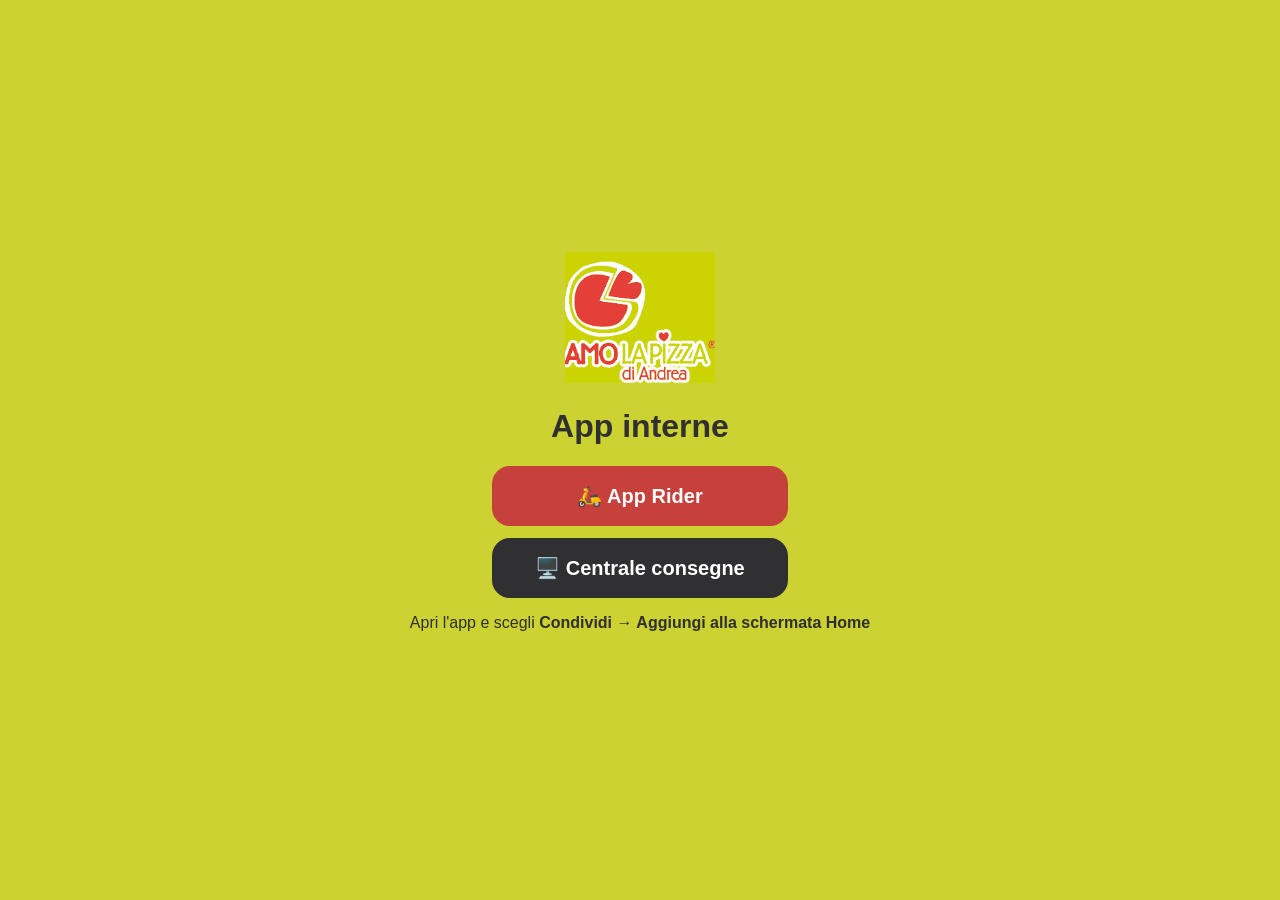
<file: index.html>
<!DOCTYPE html><html lang="it"><head><meta charset="utf-8">
<meta name="viewport" content="width=device-width, initial-scale=1"><title>Amo la Pizza · App</title>
<style>body{margin:0;font-family:-apple-system,sans-serif;background:#CCD231;color:#302F31;display:grid;place-items:center;min-height:100vh;text-align:center}
a{display:block;margin:12px auto;width:260px;padding:18px;border-radius:18px;background:#C6413C;color:#fff;font-weight:900;font-size:20px;text-decoration:none}
a.s{background:#302F31} img{width:150px}</style></head><body><div>
<img src="[data-uri]" alt="Amo la Pizza"><h1>App interne</h1>
<a href="rider/">🛵 App Rider</a><a class="s" href="centrale/">🖥️ Centrale consegne</a>
<p>Apri l'app e scegli <b>Condividi → Aggiungi alla schermata Home</b></p></div></body></html>
</file>
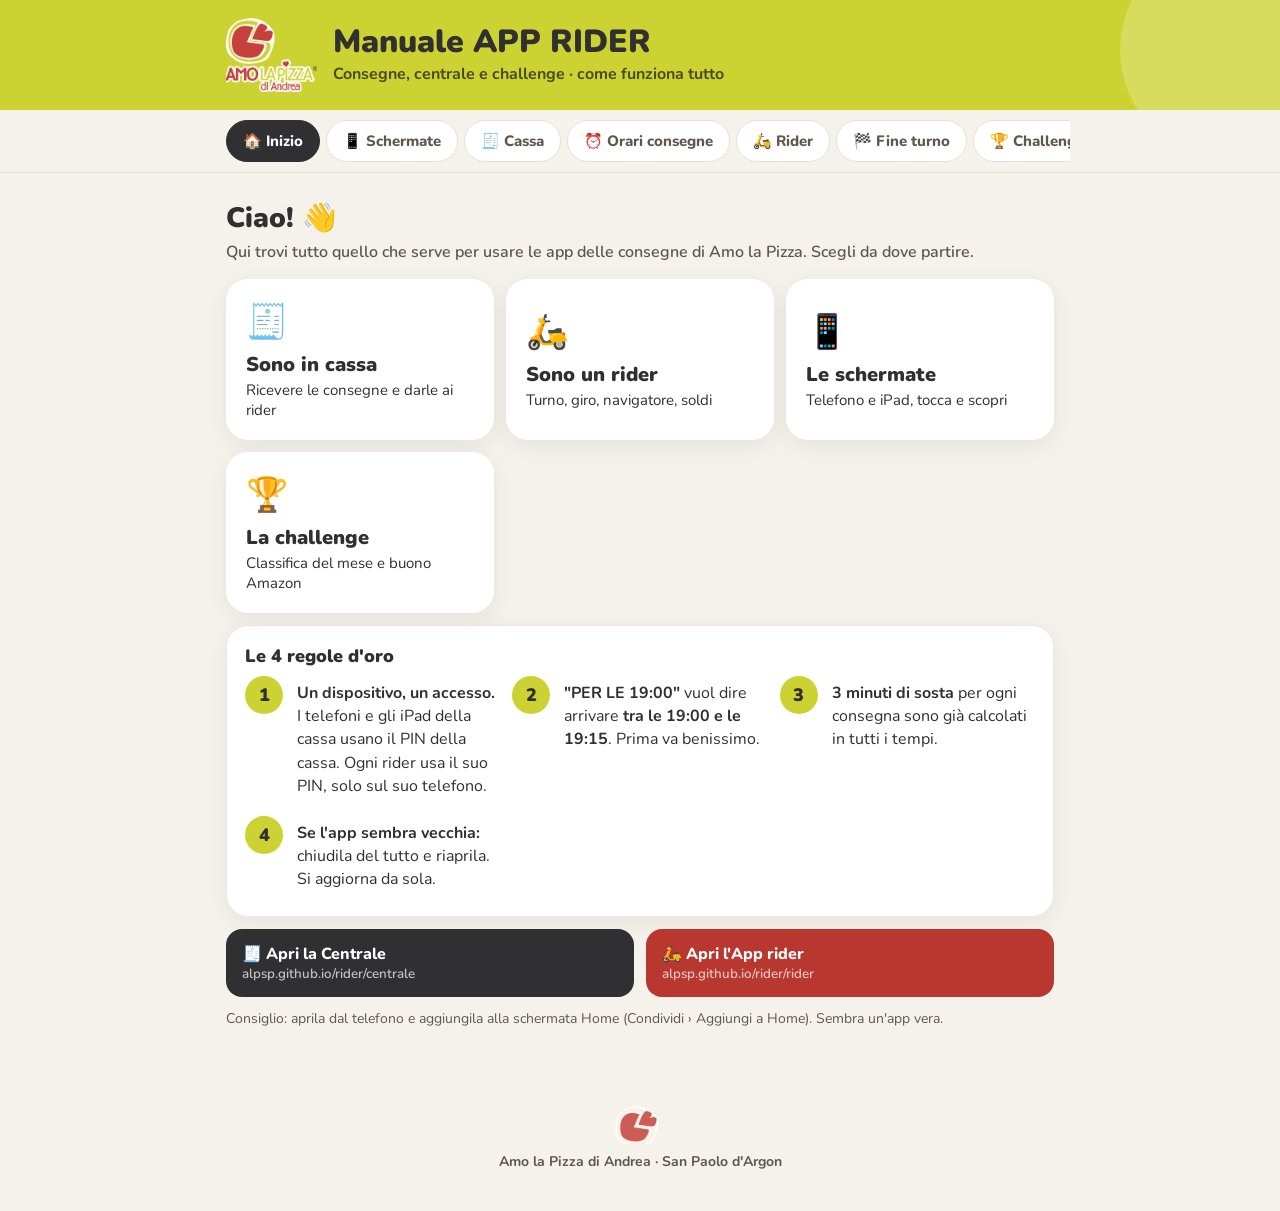
<file: manuale/index.html>
<!DOCTYPE html>
<html lang="it">
<head>
<meta charset="utf-8">
<meta name="viewport" content="width=device-width, initial-scale=1, viewport-fit=cover">
<title>Manuale APP RIDER · Amo la Pizza</title>
<link rel="preconnect" href="https://fonts.googleapis.com">
<link href="https://fonts.googleapis.com/css2?family=Nunito:wght@500;700;800;900&display=swap" rel="stylesheet">
<style>
:root { --lime:#ccd231; --lime2:#e6ea9a; --rosso:#c6413c; --rosso2:#b8372f; --ink:#302f31; --muto:#5f574f; --sfondo:#f5f2ec; --verde:#1d8f4e; --giallo:#fff4d6; --carta:#fff; --linea:#e7e0d5; }
* { box-sizing:border-box; -webkit-tap-highlight-color:transparent; }
html { scroll-behavior:smooth; }
body { margin:0; background:var(--sfondo); color:var(--ink); font-family:"Nunito",-apple-system,"Segoe UI",Roboto,sans-serif; -webkit-font-smoothing:antialiased;
  padding-bottom:env(safe-area-inset-bottom); }
button { font-family:inherit; cursor:pointer; }
.wrap { max-width:860px; margin:0 auto; padding:0 16px; }

/* testata */
header { background:var(--lime); padding:calc(18px + env(safe-area-inset-top)) 0 0; position:relative; overflow:hidden; }
header::after { content:""; position:absolute; right:-60px; top:-60px; width:220px; height:220px; border-radius:50%; background:rgba(255,255,255,.22); }
.cop { display:flex; align-items:center; gap:16px; padding-bottom:18px; position:relative; z-index:1; }
.cop img { height:74px; width:auto; }
.cop h1 { margin:0; font-size:clamp(22px,5vw,32px); font-weight:900; line-height:1.05; }
.cop p { margin:4px 0 0; font-weight:700; color:#4a4a26; }
nav { position:sticky; top:0; z-index:50; background:rgba(245,242,236,.92); -webkit-backdrop-filter:blur(14px); backdrop-filter:blur(14px); border-bottom:1px solid var(--linea); }
.tabs { display:flex; gap:6px; overflow-x:auto; padding:10px 16px; max-width:860px; margin:0 auto; scrollbar-width:none; }
.tabs::-webkit-scrollbar { display:none; }
.tabs button { flex:0 0 auto; border:0; border-radius:999px; padding:10px 16px; font-size:15px; font-weight:800; background:#fff; color:var(--muto); border:1px solid var(--linea); transition:.15s; }
.tabs button.on { background:var(--ink); color:#fff; border-color:var(--ink); }

section { display:none; padding:20px 0 40px; animation:fi .25s; }
section.on { display:block; }
@keyframes fi { from { opacity:0; transform:translateY(8px); } }
h2 { font-size:clamp(22px,4.5vw,28px); font-weight:900; margin:6px 0 4px; }
h3 { font-size:18px; font-weight:900; margin:0 0 6px; }
.sub { color:var(--muto); font-weight:600; margin:0 0 16px; }
.card { background:var(--carta); border-radius:22px; padding:18px; margin:12px 0; box-shadow:0 6px 22px rgba(48,47,49,.07); border:1px solid #efe9df; }
.card p { margin:6px 0; line-height:1.45; }
.riga { display:flex; gap:14px; align-items:flex-start; }
.num { flex:0 0 38px; height:38px; border-radius:50%; background:var(--lime); display:grid; place-items:center; font-weight:900; font-size:18px; }
.mute { color:var(--muto); font-size:14px; }
.pill { display:inline-flex; align-items:center; gap:4px; border-radius:999px; padding:3px 10px; font-size:13px; font-weight:800; white-space:nowrap; }
.pl { background:var(--lime); } .pr { background:#fde8e7; color:var(--rosso2); } .pg { background:#e2f3e8; color:var(--verde); } .py { background:var(--giallo); color:#6b4e00; }
.btnfinto { display:inline-flex; align-items:center; gap:6px; border-radius:999px; padding:7px 14px; font-weight:800; font-size:14px; background:var(--rosso2); color:#fff; white-space:nowrap; }
.btnfinto.n { background:var(--ink); } .btnfinto.s { background:#fff; color:var(--ink); border:1px solid #ddd5ca; } .btnfinto.v { background:var(--verde); }
.avv { display:flex; gap:8px; background:var(--giallo); color:#6b4e00; border-radius:12px; padding:10px 12px; font-size:14px; font-weight:700; margin-top:10px; }
.ok { background:#e2f3e8; color:#14653a; }
.griglia { display:grid; grid-template-columns:repeat(auto-fit,minmax(240px,1fr)); gap:12px; }
.link { display:block; background:var(--ink); color:#fff; text-decoration:none; border-radius:16px; padding:14px 16px; font-weight:800; }
.link small { display:block; font-weight:600; opacity:.7; word-break:break-all; }

/* scorciatoie in home */
.scelta { display:grid; grid-template-columns:repeat(auto-fit,minmax(200px,1fr)); gap:12px; margin-top:12px; }
.scelta button { text-align:left; border:0; border-radius:22px; padding:20px; background:#fff; box-shadow:0 6px 22px rgba(48,47,49,.08); font-size:15px; color:var(--ink); transition:transform .12s; }
.scelta button:active { transform:scale(.97); }
.scelta b { display:block; font-size:20px; font-weight:900; margin:6px 0 2px; }
.scelta .ico { font-size:34px; }

/* fisarmonica */
details { background:#fff; border-radius:18px; margin:10px 0; border:1px solid #efe9df; box-shadow:0 4px 14px rgba(48,47,49,.05); }
summary { list-style:none; padding:16px 18px; font-weight:900; font-size:17px; display:flex; align-items:center; gap:12px; cursor:pointer; }
summary::-webkit-details-marker { display:none; }
summary::after { content:"+"; margin-left:auto; font-size:24px; color:var(--rosso2); transition:.2s; }
details[open] summary::after { transform:rotate(45deg); }
details > div { padding:0 18px 16px; line-height:1.5; }
details > div p { margin:6px 0; }

/* mappa */
.mappa { background:#eef0e2; border-radius:18px; position:relative; height:200px; overflow:hidden; margin-top:10px; }
.leg { display:grid; grid-template-columns:repeat(auto-fit,minmax(170px,1fr)); gap:10px; margin-top:12px; }
.leg div { display:flex; gap:10px; align-items:center; font-weight:700; font-size:14px; }
.leg svg { flex:0 0 34px; }
.trat { stroke-dasharray:6 8; animation:scorri 1s linear infinite; }
@keyframes scorri { to { stroke-dashoffset:-14; } }
.alone { animation:pulsa 1.4s ease-out infinite; transform-origin:center; transform-box:fill-box; }
@keyframes pulsa { 0% { opacity:.7; transform:scale(.6); } 100% { opacity:0; transform:scale(1.6); } }

/* calcolatore fascia */
.calc { display:grid; grid-template-columns:1fr 1fr; gap:12px; margin-top:10px; }
.calc label { font-size:12px; font-weight:800; color:var(--muto); text-transform:uppercase; letter-spacing:.03em; display:flex; flex-direction:column; gap:6px; }
select, input[type=number], input[type=text] { font:700 17px "Nunito",sans-serif; padding:11px; border-radius:12px; border:1px solid #d6cfc5; background:#fff; color:var(--ink); width:100%; }
input[type=range] { width:100%; accent-color:var(--rosso2); }
.esito { margin-top:12px; background:var(--ink); color:#fff; border-radius:16px; padding:14px 16px; font-weight:700; line-height:1.5; }
.esito b { color:var(--lime); font-size:20px; }
.forno { display:flex; gap:4px; align-items:flex-end; height:70px; margin-top:12px; }
.forno div { flex:1; border-radius:6px 6px 2px 2px; background:var(--lime); transition:height .3s, background .3s; }

/* stepper fine turno */
.passi { display:flex; gap:6px; margin:12px 0; }
.passi span { flex:1; height:6px; border-radius:6px; background:#e7e0d5; transition:.25s; }
.passi span.on { background:var(--rosso2); }
.telefono { max-width:340px; margin:10px auto 0; background:#1f1e20; border-radius:38px; padding:12px; box-shadow:0 18px 40px rgba(0,0,0,.25); }
.schermo { background:var(--sfondo); border-radius:28px; min-height:340px; padding:18px 16px; display:flex; flex-direction:column; gap:10px; }
.schermo .tit { font-weight:900; font-size:19px; }
.schermo .box { background:#fff; border-radius:16px; padding:12px; font-weight:700; font-size:15px; }
.schermo .bb { border:0; border-radius:999px; min-height:48px; font-weight:800; font-size:16px; background:var(--rosso2); color:#fff; width:100%; }
.schermo .bb.s { background:#fff; color:var(--ink); border:1px solid #ddd5ca; }
.nav2 { display:flex; gap:10px; margin-top:14px; }
.nav2 button { flex:1; border:0; border-radius:999px; min-height:48px; font-weight:800; font-size:16px; background:#fff; border:1px solid #ddd5ca; color:var(--ink); }
.nav2 button.p { background:var(--ink); color:#fff; border-color:var(--ink); }
.nav2 button:disabled { opacity:.4; }
.stelle button { border:0; background:none; font-size:30px; padding:0 2px; filter:grayscale(1); opacity:.5; }
.stelle button.on { filter:none; opacity:1; }

/* classifica finta */
.cl div { display:flex; gap:10px; align-items:center; padding:8px 12px; border-radius:12px; font-weight:700; }
.cl div.io { background:#fff4c2; font-weight:900; }
.barra { height:10px; border-radius:6px; background:#eee8de; overflow:hidden; margin-top:4px; }
.barra i { display:block; height:100%; background:var(--rosso2); border-radius:6px; transition:width .3s; }

/* quiz */
.dom { font-weight:900; font-size:18px; margin:4px 0 12px; }
.risp { display:flex; flex-direction:column; gap:8px; }
.risp button { text-align:left; border:2px solid #e7e0d5; background:#fff; border-radius:14px; padding:13px 14px; font-size:16px; font-weight:700; color:var(--ink); transition:.15s; }
.risp button.giusta { border-color:var(--verde); background:#e2f3e8; }
.risp button.sbagliata { border-color:var(--rosso2); background:#fde8e7; }
.spiega { margin-top:10px; font-weight:700; color:var(--muto); }
footer { text-align:center; padding:24px 16px 40px; color:var(--muto); font-weight:700; font-size:14px; }
footer img { height:38px; opacity:.85; display:block; margin:0 auto 8px; }

/* ===== SCHERMATE (mockup interattivi) ===== */
.sx-sw { display:flex; background:#ece7df; border-radius:999px; padding:4px; gap:4px; max-width:420px; }
.sx-sw button { flex:1; border:0; background:transparent; min-height:44px; border-radius:999px; font-weight:800; font-size:15px; color:var(--muto); }
.sx-sw button.on { background:#fff; color:var(--ink); box-shadow:0 2px 6px rgba(0,0,0,.1); }
.sx-chips { display:flex; gap:6px; overflow-x:auto; padding:12px 0 4px; scrollbar-width:none; }
.sx-chips::-webkit-scrollbar { display:none; }
.sx-chips button { flex:0 0 auto; border:1px solid var(--linea); background:#fff; border-radius:999px; padding:8px 13px; font-weight:800; font-size:13px; color:var(--muto); }
.sx-chips button.on { background:var(--lime); color:var(--ink); border-color:var(--lime); }
.sx-zona { display:grid; grid-template-columns:auto 1fr; gap:22px; align-items:start; margin-top:10px; }
.sx-zona.ipad { grid-template-columns:1fr; }
@media (max-width:720px) { .sx-zona { grid-template-columns:1fr; } }
.sx-box { position:relative; margin:0 auto; }
.sx-scala { transform-origin:top left; position:absolute; left:0; top:0; }
.sx-dev { background:#1d1c1e; border-radius:46px; padding:12px; box-shadow:0 24px 50px rgba(48,47,49,.28), inset 0 0 0 2px #3a393c; }
.sx-dev.tab { border-radius:34px; padding:16px; }
.sx-scr { position:relative; width:320px; height:668px; border-radius:36px; overflow:hidden; background:#f5f2ec; color:#302f31;
  font-family:-apple-system,BlinkMacSystemFont,"SF Pro Rounded","Nunito",sans-serif; font-size:14px; }
.sx-dev.tab .sx-scr { width:860px; height:600px; border-radius:20px; font-size:13px; }
.sx-notch { position:absolute; top:9px; left:50%; transform:translateX(-50%); width:96px; height:28px; background:#000; border-radius:20px; z-index:30; }
.sx-scr * { box-sizing:border-box; }
.sx-ora { height:44px; display:flex; justify-content:space-between; align-items:center; padding:0 28px; font-weight:800; font-size:14px; background:var(--lime); }
.sx-dev.tab .sx-ora { height:24px; font-size:11px; padding:0 18px; background:#fff; }
.sx-top { display:flex; align-items:center; gap:9px; padding:6px 12px 9px; background:var(--lime); }
.sx-top img { height:30px; }
.sx-top .chi { flex:1; font-weight:800; font-size:15px; line-height:1.1; } .sx-top .chi small { display:block; font-weight:700; font-size:11px; opacity:.75; }
.sx-top .bt { background:rgba(255,255,255,.65); border-radius:999px; padding:6px 10px; font-weight:800; font-size:12px; }
.sx-pag { padding:11px; display:flex; flex-direction:column; gap:10px; }
.sx-card { position:relative; background:#fff; border-radius:18px; padding:13px; box-shadow:0 4px 18px rgba(48,47,49,.07); display:flex; flex-direction:column; gap:8px; }
.sx-card h4 { margin:0; font-size:18px; font-weight:800; }
.sx-mu { color:#5f574f; font-size:12px; }
.sx-b { position:relative; display:flex; align-items:center; justify-content:center; gap:6px; min-height:42px; border-radius:999px; padding:0 14px; font-weight:800; font-size:14px; text-align:center; }
.sx-b.p { background:var(--rosso2); color:#fff; } .sx-b.n { background:#302f31; color:#fff; } .sx-b.l { background:var(--lime); }
.sx-b.s { background:#fff; border:1px solid #ddd5ca; } .sx-b.v { background:var(--verde); color:#fff; }
.sx-in { position:relative; background:#fff; border:1px solid #d6cfc5; border-radius:9px; padding:9px 10px; font-weight:600; }
.sx-lb { font-size:10px; font-weight:800; color:#5f574f; text-transform:uppercase; letter-spacing:.03em; margin-bottom:3px; }
.sx-seg { position:relative; display:flex; background:#ece7df; border-radius:999px; padding:3px; gap:3px; }
.sx-seg span { flex:1; text-align:center; padding:8px 4px; border-radius:999px; font-weight:800; font-size:12px; color:#5f574f; }
.sx-seg span.on { background:#fff; color:#302f31; box-shadow:0 2px 6px rgba(0,0,0,.1); }
.sx-cont { position:relative; background:#302f31; color:#fff; border-radius:18px; padding:13px; display:flex; justify-content:space-between; align-items:flex-end; }
.sx-cont b { display:block; font-size:30px; line-height:1; } .sx-cont span { font-size:11px; color:#d9d2c8; }
.sx-spu { position:relative; display:flex; gap:10px; align-items:center; background:#fff; border:2px solid var(--lime); border-radius:15px; padding:11px; font-weight:800; font-size:13px; }
.sx-spu i { width:24px; height:24px; border-radius:6px; background:var(--rosso2); color:#fff; display:grid; place-items:center; font-style:normal; flex:none; }
.sx-spu small { display:block; font-weight:600; color:#5f574f; font-size:11px; }
.sx-tap { position:relative; display:flex; gap:10px; padding:10px 0; border-top:1px solid #efe9e0; } .sx-tap:first-of-type { border-top:0; }
.sx-nt { width:30px; height:30px; border-radius:50%; background:var(--rosso2); color:#fff; display:grid; place-items:center; font-weight:800; flex:none; }
.sx-tap b { display:block; font-size:15px; }
.sx-bd { display:inline-block; border-radius:999px; padding:2px 8px; font-size:11px; font-weight:800; margin:3px 3px 0 0; }
.sx-bd.c { background:#e2f3e8; color:var(--verde); } .sx-bd.s { background:#e3ebfd; color:#1d5fd1; } .sx-bd.o { background:#f1f2c4; } .sx-bd.a { background:#ffe2c2; color:#7a3d00; }
.sx-wal { position:relative; background:#302f31; color:#fff; border-radius:18px; padding:12px; }
.sx-wal .t { display:flex; gap:8px; margin-top:8px; } .sx-wal .t div { flex:1; background:rgba(255,255,255,.08); border-radius:12px; padding:9px; }
.sx-wal .t span { display:block; font-size:10px; font-weight:800; opacity:.7; text-transform:uppercase; } .sx-wal .t b { font-size:18px; }
.sx-velo { position:absolute; inset:0; background:rgba(48,47,49,.3); z-index:10; display:flex; align-items:flex-end; }
.sx-fog { position:relative; width:100%; background:#fff; border-radius:24px 24px 0 0; padding:9px 14px 22px; display:flex; flex-direction:column; gap:8px; }
.sx-man { width:38px; height:5px; border-radius:3px; background:#d8d1c6; margin:0 auto 4px; }
.sx-pin { display:flex; justify-content:center; gap:12px; margin:8px 0; } .sx-pin i { width:15px; height:15px; border-radius:50%; border:2px solid #302f31; }
.sx-pin i.f { background:#302f31; }
.sx-kp { display:grid; grid-template-columns:repeat(3,1fr); gap:9px; padding:0 22px; }
.sx-kp span { background:#fff; border-radius:50%; aspect-ratio:1; display:grid; place-items:center; font-size:24px; font-weight:700; box-shadow:0 2px 8px rgba(0,0,0,.06); }
.sx-pas { display:flex; gap:5px; } .sx-pas i { flex:1; height:6px; border-radius:3px; background:#e2dbd0; } .sx-pas i.f { background:var(--rosso2); }
.sx-foto { display:grid; grid-template-columns:1fr 1fr; gap:7px; } .sx-foto span { height:62px; border-radius:12px; background:#ece7df; display:grid; place-items:center; font-size:12px; font-weight:800; color:#5f574f; }
.sx-pill { display:inline-flex; align-items:center; border-radius:999px; padding:2px 8px; font-size:10px; font-weight:800; white-space:nowrap; }
.sx-pill.piz { background:var(--lime); } .sx-pill.and { background:#dde8ff; color:#123f8c; } .sx-pill.rie { background:#ffe2c2; color:#7a3d00; } .sx-pill.off { background:#ece7df; color:#5f574f; }
.sx-map { position:absolute; inset:0; background:#eceae4; }
.sx-cl { position:absolute; inset:0; display:grid; grid-template-columns:1fr 250px; grid-template-rows:1fr 150px; }
.sx-col { position:relative; background:rgba(255,255,255,.9); border-left:1px solid #e7e0d5; padding:10px; display:flex; flex-direction:column; gap:7px; grid-row:1 / 3; grid-column:2; overflow:hidden; }
.sx-rid { position:relative; background:#fff; border-radius:13px; padding:8px 10px; box-shadow:0 2px 8px rgba(0,0,0,.06); display:flex; flex-direction:column; gap:3px; }
.sx-rid.rit { box-shadow:0 0 0 2px #e05a52, 0 2px 8px rgba(0,0,0,.06); }
.sx-da { position:relative; grid-column:1; grid-row:2; background:rgba(255,255,255,.92); border-top:1px solid #e7e0d5; padding:9px 12px; display:flex; flex-direction:column; gap:6px; }
.sx-dac { display:flex; gap:8px; } .sx-dac div { position:relative; width:170px; background:#fff; border-radius:13px; padding:8px 10px; border:1px solid #e7e0d5; font-size:12px; }
.sx-hd { display:flex; align-items:center; gap:8px; padding:7px 12px; background:var(--lime); }
.sx-hd img { height:28px; } .sx-hd b { font-size:15px; margin-right:auto; }
.sx-hd span { position:relative; background:rgba(255,255,255,.7); border-radius:999px; padding:6px 11px; font-weight:800; font-size:12px; }
.sx-hd span.on { background:#302f31; color:#fff; } .sx-hd span.r { background:var(--rosso2); color:#fff; }
.sx-tab { width:100%; border-collapse:collapse; font-size:12px; background:#fff; }
.sx-tab th { text-align:left; font-size:10px; color:#5f574f; padding:6px 7px; border-bottom:1px solid #e7e0d5; }
.sx-tab td { padding:6px 7px; border-bottom:1px solid #f1ece4; font-weight:700; }
.sx-bar { height:9px; border-radius:5px; background:#ece7df; overflow:hidden; min-width:70px; } .sx-bar i { display:block; height:100%; border-radius:5px; background:var(--verde); }
.sx-bar i.g { background:#e8b923; } .sx-bar i.r { background:var(--rosso2); }
/* bollini numerati */
.hs { position:absolute; top:-9px; right:-9px; z-index:20; width:24px; height:24px; border-radius:50%; background:var(--rosso2); color:#fff; font:900 13px/24px "Nunito",sans-serif;
  text-align:center; box-shadow:0 0 0 3px #fff, 0 4px 10px rgba(0,0,0,.25); cursor:pointer; font-style:normal; }
.hs::after { content:""; position:absolute; inset:0; border-radius:50%; border:3px solid var(--rosso2); animation:sxp 1.6s infinite; }
.hs.on { background:#302f31; } .hs.on::after { border-color:#302f31; }
@keyframes sxp { 0% { transform:scale(1); opacity:.8; } 100% { transform:scale(1.9); opacity:0; } }
.sx-note h3 { display:flex; align-items:center; gap:8px; }
.sx-note ol { list-style:none; padding:0; margin:8px 0 0; display:flex; flex-direction:column; gap:7px; }
.sx-note li { display:flex; gap:10px; align-items:flex-start; padding:9px 10px; border-radius:14px; cursor:pointer; transition:.15s; line-height:1.4; }
.sx-note li b.n { flex:0 0 26px; height:26px; border-radius:50%; background:var(--rosso2); color:#fff; display:grid; place-items:center; font-weight:900; font-size:13px; }
.sx-note li.on { background:var(--lime2); }
.sx-nav { display:flex; gap:8px; margin-top:12px; } .sx-nav button { flex:1; min-height:46px; border-radius:999px; border:0; font-weight:800; font-size:15px; }
.sx-nav .a { background:var(--ink); color:#fff; } .sx-nav .i { background:#fff; border:1px solid var(--linea); color:var(--ink); }
.sx-cnt { font-size:13px; font-weight:800; color:var(--muto); }
.flussoM{stroke-dasharray:2 12;animation:sxf 1s linear infinite}@keyframes sxf{to{stroke-dashoffset:-14}}
.sx-vai{display:flex;align-items:center;gap:8px;border:0;border-radius:999px;background:var(--ink);color:#fff;font-weight:800;font-size:15px;padding:12px 18px;margin:0 0 14px}
</style>
</head>
<body>
<header>
  <div class="wrap cop">
    <img src="[data-uri]" alt="Amo la Pizza">
    <div><h1>Manuale APP RIDER</h1><p>Consegne, centrale e challenge · come funziona tutto</p></div>
  </div>
</header>
<nav><div class="tabs" id="tabs">
  <button data-v="inizio">🏠 Inizio</button>
  <button data-v="schermate">📱 Schermate</button>
  <button data-v="cassa">🧾 Cassa</button>
  <button data-v="orari">⏰ Orari consegne</button>
  <button data-v="rider">🛵 Rider</button>
  <button data-v="fine-turno">🏁 Fine turno</button>
  <button data-v="challenge">🏆 Challenge</button>
  <button data-v="quiz">✅ Mettiti alla prova</button>
</div></nav>

<main class="wrap">

<!-- ================= INIZIO ================= -->
<section id="inizio">
  <h2>Ciao! 👋</h2>
  <p class="sub">Qui trovi tutto quello che serve per usare le app delle consegne di Amo la Pizza. Scegli da dove partire.</p>
  <div class="scelta">
    <button data-v="cassa"><span class="ico">🧾</span><b>Sono in cassa</b>Ricevere le consegne e darle ai rider</button>
    <button data-v="rider"><span class="ico">🛵</span><b>Sono un rider</b>Turno, giro, navigatore, soldi</button>
    <button data-v="schermate"><span class="ico">📱</span><b>Le schermate</b>Telefono e iPad, tocca e scopri</button>
    <button data-v="challenge"><span class="ico">🏆</span><b>La challenge</b>Classifica del mese e buono Amazon</button>
  </div>
  <div class="card">
    <h3>Le 4 regole d'oro</h3>
    <div class="griglia" style="margin-top:8px">
      <div class="riga"><div class="num">1</div><p><b>Un dispositivo, un accesso.</b> I telefoni e gli iPad della cassa usano il PIN della cassa. Ogni rider usa il suo PIN, solo sul suo telefono.</p></div>
      <div class="riga"><div class="num">2</div><p><b>"PER LE 19:00"</b> vuol dire arrivare <b>tra le 19:00 e le 19:15</b>. Prima va benissimo.</p></div>
      <div class="riga"><div class="num">3</div><p><b>3 minuti di sosta</b> per ogni consegna sono già calcolati in tutti i tempi.</p></div>
      <div class="riga"><div class="num">4</div><p><b>Se l'app sembra vecchia:</b> chiudila del tutto e riaprila. Si aggiorna da sola.</p></div>
    </div>
  </div>
  <div class="griglia">
    <a class="link" href="https://alpsp.github.io/rider/centrale/">🧾 Apri la Centrale<small>alpsp.github.io/rider/centrale</small></a>
    <a class="link" href="https://alpsp.github.io/rider/rider/" style="background:var(--rosso2)">🛵 Apri l'App rider<small>alpsp.github.io/rider/rider</small></a>
  </div>
  <p class="mute" style="margin-top:12px">Consiglio: aprila dal telefono e aggiungila alla schermata Home (Condividi › Aggiungi a Home). Sembra un'app vera.</p>
</section>

<!-- ================= CASSA ================= -->
<section id="cassa">
  <h2>🧾 La Centrale</h2>
  <p class="sub">Per l'iPad della cassa e per chi gestisce le consegne. Ognuno entra con il <b>suo PIN</b>: la prima volta lo chiede, poi il dispositivo se lo ricorda. Se sull'iPad è già entrato qualcun altro: <b>Fine turno e totali › 🔑 cambia persona</b>, poi metti il tuo PIN.</p>
  <button class="sx-vai" data-v="schermate" onclick="sxApri('centrale',1)">📱 Guarda le schermate della Centrale</button>

  <details open><summary><span>➕</span> Inserire una consegna</summary><div>
    <p>Tocca <span class="btnfinto">+ Consegna</span> e poi <span class="btnfinto n">📷 Foto comanda + scontrino</span>. L'app legge da sola indirizzo, orario, pizze, burger, totale e pagamento.</p>
    <p>Se la foto non va, puoi scrivere tutto a mano. Scegli <b>Domicilio</b> o <b>Asporto</b>.</p>
    <p><b>Controlla sempre</b> che pizze, burger, totale e pagamento siano giusti prima di salvare.</p>
    <div class="avv">⚠️ Se l'app dice che l'indirizzo è a <b>più di 20 minuti</b>, quasi sempre il paese è sbagliato. Controllalo prima di confermare.</div>
  </div></details>

  <details><summary><span>🛵</span> Dare la consegna a un rider</summary><div>
    <p>In basso ci sono le consegne da assegnare. <b>Tieni premuto</b> sulla consegna e <b>trascinala</b> sul rider nella colonna a destra.</p>
    <p>Il <b>primo libero</b> è sempre in cima. Sotto ci sono i rider che dovrebbero essere di turno ma non hanno ancora aperto l'app.</p>
    <p>Al rider arriva subito, con suono e voce, già nell'ordine migliore.</p>
  </div></details>

  <details><summary><span>🗺️</span> Leggere la mappa</summary><div>
    <p>Ogni rider è una freccia del suo colore. Tocca le voci qui sotto per capire cosa vuol dire.</p>
    <div class="mappa">
      <svg viewBox="0 0 400 200" width="100%" height="100%">
        <path d="M30 170 C 90 160, 120 110, 180 100" stroke="#a9a49c" stroke-width="5" fill="none" stroke-linecap="round"/>
        <path class="trat" d="M180 100 C 240 90, 280 60, 360 40" stroke="#1d5fd1" stroke-width="5" fill="none" stroke-linecap="round"/>
        <circle cx="360" cy="40" r="9" fill="#c6413c"/><text x="345" y="25" font-size="12" font-weight="800" fill="#302f31">Cliente</text>
        <g transform="translate(180,100) rotate(-20)"><path d="M-12 -9 L14 0 L-12 9 L-6 0 Z" fill="#1d5fd1" stroke="#fff" stroke-width="2"/></g>
        <circle cx="30" cy="170" r="10" fill="#ccd231" stroke="#302f31" stroke-width="2"/><text x="44" y="186" font-size="12" font-weight="800" fill="#302f31">Pizzeria</text>
        <g transform="translate(110,60)"><circle class="alone" r="20" fill="#c6413c"/><path d="M-12 -9 L14 0 L-12 9 L-6 0 Z" fill="#8a3ea8" stroke="#fff" stroke-width="2"/></g>
      </svg>
    </div>
    <div class="leg">
      <div><svg width="34" height="24" viewBox="-17 -12 34 24"><path d="M-12 -9 L14 0 L-12 9 L-6 0 Z" fill="#1d5fd1"/></svg>Freccia piena: va dal cliente</div>
      <div><svg width="34" height="24" viewBox="-17 -12 34 24"><path d="M-12 -9 L14 0 L-12 9 L-6 0 Z" fill="none" stroke="#1d5fd1" stroke-width="2.5"/><text x="-4" y="5" font-size="10">🏠</text></svg>Freccia vuota con casetta: sta rientrando</div>
      <div><svg width="34" height="34" viewBox="-17 -17 34 34"><circle class="alone" r="12" fill="#c6413c"/><path d="M-9 -7 L11 0 L-9 7 L-4 0 Z" fill="#8a3ea8"/></svg>Alone rosso: è in ritardo</div>
      <div><svg width="34" height="10"><line x1="2" y1="5" x2="32" y2="5" stroke="#a9a49c" stroke-width="5" stroke-linecap="round"/></svg>Strada grigia: già fatta</div>
      <div><svg width="34" height="10"><line class="trat" x1="2" y1="5" x2="32" y2="5" stroke="#1d5fd1" stroke-width="5" stroke-linecap="round"/></svg>Frecce che scorrono: strada che manca</div>
    </div>
  </div></details>


  <details><summary><span>🏁</span> Fine turno del rider: conferma i contanti</summary><div>
    <p>Quando un rider chiude il servizio dalla sua app, in alto nella Centrale compare <b>🏁 … ha chiuso il turno: versa … in cassa</b>. <b>Conta i soldi e premi ✓ Conferma</b>: finché non confermi, risultano ancora in tasca al rider.</p>
  </div></details>

  <details><summary><span>📊</span> Fine serata: totali</summary><div>
    <p>Tocca <span class="btnfinto s">Fine turno e totali</span>: contanti, SumUp, chi ha ancora soldi in tasca, km del mese, stelle e note dei rider.</p>
    <p>In fondo ci sono le <b>Impostazioni</b>: fondo cassa del rider (80,05 €) e valore del buono Amazon della challenge.</p>
  </div></details>
</section>

<!-- ================= ORARI ================= -->
<section id="orari">
  <h2>⏰ Orari consegne</h2>
  <p class="sub">È il vecchio foglio di carta delle fasce da 15 minuti, ma si riempie da solo.</p>
  <div class="card">
    <h3>La cosa più importante</h3>
    <p>La consegna va nella fascia <b>dell'orario scritto sulla comanda</b>.</p>
    <p style="font-weight:900;font-size:18px;margin-top:10px">"PER LE 19:00" → fascia 19:00–19:15</p>
    <p>I 15 minuti sono il margine. La strada la calcoliamo noi: se il cliente è lontano, la pizza si prepara e parte <b>prima</b>.</p>
    <p class="mute">Consegne e asporti si sommano: il forno è uno solo. Burger contati a parte.</p>
  </div>
  <div class="card">
    <h3>🧮 Prova tu</h3>
    <div class="calc">
      <label>Il cliente la vuole per le<select id="cOra"></select></label>
      <label>Minuti di strada: <span id="cMinT">8</span><input type="range" id="cMin" min="2" max="25" value="8"></label>
    </div>
    <div class="esito" id="cEsito"></div>
  </div>
  <div class="card">
    <h3>🔥 Quanto è pieno il forno</h3>
    <p>Ogni fascia ha la sua barra. Muovi il cursore e guarda il colore.</p>
    <label class="mute" style="display:block;margin-top:8px;font-weight:800">Pizze nella fascia: <span id="fN">9</span><input type="range" id="fR" min="0" max="25" value="9"></label>
    <div class="forno" id="forno"></div>
    <div class="avv" id="fAvv"></div>
    <p class="mute" style="margin-top:10px">La fascia piena è un <b>avviso, non un blocco</b>: decide sempre la cassiera.</p>
  </div>
  <div class="card">
    <h3>💬 "Che orario dico?"</h3>
    <p>Sulla destra del foglio scrivi quante pizze, quanti burger e il paese: l'app ti dà la prima fascia libera, l'orario da dire al cliente e verso che ora deve partire il rider.</p>
    <p>Ogni fascia mostra 4 caselle con il nome corto della via ("Via del Convento 38/A" diventa "Convento"). Se sono di più compare <span class="pill pl">+N</span>: toccalo per vedere la fascia intera.</p>
  </div>
</section>

<!-- ================= RIDER ================= -->
<section id="rider">
  <h2>🛵 L'App rider</h2>
  <p class="sub">Sul tuo telefono, con il tuo PIN. Mai sui dispositivi della cassa.</p>
  <button class="sx-vai" data-v="schermate" onclick="sxApri('rider')">📱 Guarda le schermate dell'app rider</button>

  <details open><summary><span>▶️</span> Inizio turno</summary><div>
    <p>Tocca <span class="btnfinto">📷 Foto del cruscotto</span>: l'app legge i km da sola. Se non va, scrivili a mano.</p>
    <p>Se usi il furgone, spunta <b>USO IL FURGONE DI AMO LA PIZZA</b>: i km vanno nel contatore del furgone, non nei tuoi.</p>
    <p>Poi <span class="btnfinto n">Inizio servizio</span>.</p>
    <div class="avv">⚠️ Senza foto, o se correggi il numero letto, nel report compare "km inseriti a mano".</div>
  </div></details>

  <details><summary><span>📦</span> Le consegne</summary><div>
    <p>Arrivano già assegnate dalla cassa, con <b>suono e voce</b>, nell'ordine più veloce.</p>
    <p>Quando sei pronto tocca <span class="btnfinto v">🛵 Parti</span>.</p>
    <p>Tocca una consegna per vedere i dettagli e i pulsanti <span class="btnfinto s">📞 Chiama</span> <span class="btnfinto s">🗺️ Maps</span> <span class="btnfinto s">🤝 Passa a un collega</span>.</p>
    <p>Se passi una consegna a un collega, <b>lui deve accettare</b>: finché non accetta resta tua.</p>
    <p>Hai una comanda in più? <span class="btnfinto s">📷 Aggiungi una consegna</span>, anche a turno iniziato.</p>
  </div></details>

  <details><summary><span>🧭</span> Il navigatore</summary><div>
    <p>È dentro l'app, con la voce in italiano, ricalcolo e orario di arrivo.</p>
    <p><b>Tieni l'app aperta</b> durante il giro: il GPS funziona solo lì, e solo mentre sei in giro.</p>
    <div class="avv">💡 Nelle ore di punta il navigatore può non rispondere. In quel caso usa il tasto <b>Maps</b>.</div>
  </div></details>

  <details><summary><span>👛</span> Il portafoglio</summary><div>
    <p>L'app tiene il conto di contanti e SumUp della serata.</p>
  </div></details>

  <div class="card" style="background:var(--ink);color:#fff">
    <h3 style="color:var(--lime)">⏱️ Ricorda</h3>
    <p>"PER LE 19:00" = arrivo tra le <b>19:00 e le 19:15</b>. Prima va benissimo, in ritardo solo dopo le 19:15.</p>
    <p>Problemi? Chiama <b>Marco</b>, o <b>Mattia</b> se Marco non c'è.</p>
  </div>
</section>

<!-- ================= FINE TURNO ================= -->
<section id="fine-turno">
  <h2>🏁 Fine turno in 5 passi</h2>
  <p class="sub">Provalo qui sotto: è una simulazione, non salva niente.</p>
  <div class="passi" id="passi"><span></span><span></span><span></span><span></span><span></span></div>
  <div class="telefono"><div class="schermo" id="sim"></div></div>
  <div class="nav2" style="max-width:340px;margin:14px auto 0"><button id="indietro">Indietro</button><button class="p" id="avanti">Avanti</button></div>
  <div class="card" style="margin-top:20px">
    <h3>Perché ogni passo conta</h3>
    <p>Ogni correzione finisce nel report di Andrea: <b>sui km sempre</b>, <b>sui soldi oltre i 50 centesimi</b>. Non è un problema correggere, basta che sia giusto.</p>
  </div>
</section>

<!-- ================= CHALLENGE ================= -->
<section id="challenge">
  <h2>🏆 La challenge del mese</h2>
  <p class="sub">Partecipare è libero. Chi vince il mese riceve un buono Amazon.</p>
  <div class="card">
    <div class="riga"><div class="num">1</div><p>Nell'app rider tocca <span class="btnfinto">🏆 Partecipo alla challenge</span>. Puoi uscire quando vuoi.</p></div>
    <div class="riga" style="margin-top:10px"><div class="num">2</div><p>Entri in classifica dalle <b>20 consegne</b> del mese.</p></div>
    <div class="riga" style="margin-top:10px"><div class="num">3</div><p>La classifica si aggiorna <b>ogni notte</b>. Il giorno 1 si chiude il mese e si premia il primo.</p></div>
  </div>
  <div class="card">
    <h3>Come si calcola il voto su 10</h3>
    <p>Muovi i cursori e guarda come cambia il voto.</p>
    <label class="mute" style="display:block;margin-top:10px;font-weight:800">🛵 Tempi contro Google (40%): in media <span id="tT">2</span> min in più a consegna<input type="range" id="sT" min="0" max="10" value="2"></label>
    <label class="mute" style="display:block;margin-top:10px;font-weight:800">⏰ Puntualità (40%): in media <span id="tP">5</span> min oltre l'orario<input type="range" id="sP" min="0" max="30" value="5"></label>
    <label class="mute" style="display:block;margin-top:10px;font-weight:800">🏠 Rientri (20%): <span id="tR">4</span> min in più di Google<input type="range" id="sR" min="0" max="14" value="4"></label>
    <div class="esito" style="display:flex;align-items:center;gap:14px"><div style="font-size:44px;font-weight:900;color:var(--lime)" id="voto">8,6</div><div id="votoTxt"></div></div>
    <p class="mute" style="margin-top:10px">I 3 minuti di sosta sono già tolti. Puntualità piena fino a 15 minuti dopo l'orario. Rientri con 2 minuti di tolleranza.</p>
  </div>
  <div class="card">
    <h3>Come la vedi nell'app</h3>
    <div class="cl" style="margin-top:8px">
      <div><span>🥇</span><span style="flex:1">Rider A</span><b>9,1</b><span class="mute">/10</span></div>
      <div class="io"><span>🥈</span><span style="flex:1">Tu</span><b id="votoCl">8,6</b><span class="mute">/10</span></div>
      <div><span>🥉</span><span style="flex:1">Rider B</span><b>8,2</b><span class="mute">/10</span></div>
    </div>
    <p class="mute">Esempio con nomi finti.</p>
  </div>
  <div class="card" style="background:var(--lime)">
    <h3>💡 Come si vince</h3>
    <p>Segui l'ordine consigliato, non fermarti tra una consegna e l'altra, rispetta l'orario e torna subito in pizzeria. Niente trucchi: conta guidare bene e con calma.</p>
  </div>
</section>

<!-- ================= SCHERMATE ================= -->
<section id="schermate">
  <h2>📱 Le schermate, una per una</h2>
  <p class="sub">Come sono fatte davvero le app. Scegli l'app, poi scorri le schermate e tocca i bollini rossi.</p>
  <div class="sx-sw" id="sxApp"><button class="on" data-a="rider">🛵 App rider (telefono)</button><button data-a="centrale">🧾 Centrale (iPad)</button></div>
  <div class="sx-chips" id="sxChips"></div>
  <div class="sx-zona" id="sxZona"><div><div class="sx-box" id="sxBox"><div class="sx-scala" id="sxScala"></div></div></div><div class="card sx-note" id="sxNote"></div></div>
</section>

<!-- ================= QUIZ ================= -->
<section id="quiz">
  <h2>✅ Mettiti alla prova</h2>
  <p class="sub">Scegli il tuo quiz. Domande e risposte cambiano ordine ogni volta.</p>
  <div class="sx-sw" id="qTipo" style="max-width:560px;margin-bottom:6px"><button class="on" data-q="rider">🛵 Rider</button><button data-q="cassa">🧾 Cassa</button><button data-q="responsabili">⭐ Responsabili</button></div>
  <div class="card" id="qBox"></div>
</section>

</main>
<footer><img src="[data-uri]" alt="">Amo la Pizza di Andrea · San Paolo d'Argon</footer>

<script>
const $ = s => document.querySelector(s), $$ = s => [...document.querySelectorAll(s)];
const due = n => String(n).padStart(2, '0'), hm = m => due(Math.floor(m / 60) % 24) + ':' + due(m % 60);

/* ---- navigazione con #hash ---- */
const VISTE = $$('section').map(s => s.id);
function vai(v, scroll) {
  if (!VISTE.includes(v)) v = 'inizio';
  $$('section').forEach(s => s.classList.toggle('on', s.id === v));
  $$('#tabs button').forEach(b => b.classList.toggle('on', b.dataset.v === v));
  const b = $('#tabs button.on'); if (b) b.scrollIntoView({ inline: 'center', block: 'nearest' });
  if (scroll) window.scrollTo({ top: $('header').offsetHeight, behavior: 'smooth' });
}
document.addEventListener('click', e => { const b = e.target.closest('[data-v]'); if (!b) return; if (location.hash === '#' + b.dataset.v) vai(b.dataset.v, true); else location.hash = b.dataset.v; });
window.addEventListener('hashchange', () => vai(location.hash.slice(1), true));
vai(location.hash.slice(1));

/* ---- calcolatore fascia ---- */
for (let m = 18 * 60; m <= 22 * 60; m += 15) $('#cOra').insertAdjacentHTML('beforeend', `<option value="${m}" ${m === 19 * 60 + 30 ? 'selected' : ''}>${hm(m)}</option>`);
function calc() {
  const ora = +$('#cOra').value, strada = +$('#cMin').value, parte = ora - strada, fascia = ora;
  $('#cMinT').textContent = strada;
  $('#cEsito').innerHTML = `Sul foglio va nella fascia <b>${hm(fascia)}–${hm(fascia + 15)}</b><br>Con ${strada} min di strada il rider deve partire verso le <b>${hm(parte)}</b>: la pizza dev'essere pronta prima.`;
}
$('#cOra').onchange = calc; $('#cMin').oninput = calc; calc();

/* ---- forno ---- */
const BASE = [6, 11, 14, 9, 17, 7, 4];
function forno() {
  const n = +$('#fR').value; $('#fN').textContent = n;
  $('#forno').innerHTML = BASE.map((v, i) => { const x = i === 3 ? n : v; const c = x >= 20 ? 'var(--rosso)' : x >= 15 ? '#f2c230' : 'var(--lime)';
    return `<div style="height:${Math.max(6, Math.min(100, x / 25 * 100))}%;background:${c};${i === 3 ? 'outline:3px solid var(--ink);outline-offset:2px' : 'opacity:.55'}"></div>`; }).join('');
  const a = $('#fAvv');
  a.className = 'avv' + (n < 15 ? ' ok' : '');
  a.innerHTML = n >= 20 ? '🔴 <span>Fascia <b>piena</b> (20 pizze). Proponi un orario dopo, ma puoi sempre decidere tu.</span>'
    : n >= 15 ? '🟡 <span>Fascia <b>quasi piena</b> (da 15 pizze). Attenzione.</span>' : '🟢 <span>C\'è posto. Tutto tranquillo.</span>';
}
$('#fR').oninput = forno; forno();

/* ---- simulazione fine turno ---- */
let P = 0, F = { km: '', sumup: true, cont: '', furg: false, foto: {}, stelle: 0 };
const PASSI = [
  () => `<div class="tit">1 · Km di fine servizio</div><button class="bb">📷 Foto del cruscotto</button>
     <div class="box">Km sul cruscotto<input type="number" id="s_km" placeholder="es. 48263" value="${F.km}" style="margin-top:6px"></div>
     <label class="box" style="display:flex;gap:8px;align-items:center"><input type="checkbox" id="s_f" ${F.furg ? 'checked' : ''} style="width:22px;height:22px"> Ho usato il furgone</label>`,
  () => `<div class="tit">2 · SumUp</div><div class="box">Hai incassato <b>62,50 €</b> con SumUp. Confermi?</div>
     <button class="bb ${F.sumup ? '' : 's'}" id="s_si">✓ Sì, è giusto</button><button class="bb ${F.sumup ? 's' : ''}" id="s_no">No, correggo</button>
     ${F.sumup ? '' : '<div class="box" style="background:var(--giallo)">La correzione oltre i 50 centesimi finisce nel report.</div>'}`,
  () => { const inc = 47.5, tot = 80.05 + inc; return `<div class="tit">3 · Contanti</div>
     <div class="box">Fondo cassa <b>80,05 €</b><br>Incassato in contanti <b>${inc.toFixed(2).replace('.', ',')} €</b><br><span style="font-size:20px">Da versare: <b style="color:var(--rosso2)">${tot.toFixed(2).replace('.', ',')} €</b></span></div>
     <div class="box" style="background:var(--giallo)">Versi <b>tutto</b>, fondo compreso. Il fondo te lo ridanno la sera dopo.</div>`; },
  () => F.furg ? `<div class="tit">4 · Foto del furgone</div><div style="display:grid;grid-template-columns:1fr 1fr;gap:8px">
     ${['Davanti', 'Dietro', 'Sinistra', 'Destra'].map(l => `<button class="bb ${F.foto[l] ? '' : 's'}" data-foto="${l}" style="min-height:70px">${F.foto[l] ? '✓ ' : '📷 '}${l}</button>`).join('')}</div>
     <div class="mute">Tocca per "scattare" le 4 foto.</div>`
     : `<div class="tit">4 · Foto del furgone</div><div class="box">Non hai usato il furgone: <b>questo passo si salta</b>. 🎉</div><div class="mute">Torna al passo 1 e spunta "Ho usato il furgone" per vederlo.</div>`,
  () => `<div class="tit">5 · Com'è andata?</div><div class="stelle" style="text-align:center">${[1, 2, 3, 4, 5].map(n => `<button data-st="${n}" class="${n <= F.stelle ? 'on' : ''}">⭐</button>`).join('')}</div>
     <div class="box">Due parole (facoltativo)<input type="text" placeholder="es. traffico a Gorlago" style="margin-top:6px"></div>
     ${F.stelle ? '<button class="bb" style="background:var(--verde)" id="s_fine">🏁 Chiudo il servizio</button>' : ''}`
];
function sim() {
  $('#sim').innerHTML = PASSI[P]();
  $$('#passi span').forEach((s, i) => s.classList.toggle('on', i <= P));
  $('#indietro').disabled = P === 0; $('#avanti').disabled = P === 4; $('#avanti').textContent = P === 4 ? 'Fine' : 'Avanti';
  const k = $('#s_km'); if (k) k.oninput = () => F.km = k.value;
  const f = $('#s_f'); if (f) f.onchange = () => F.furg = f.checked;
  if ($('#s_si')) { $('#s_si').onclick = () => { F.sumup = true; sim(); }; $('#s_no').onclick = () => { F.sumup = false; sim(); }; }
  $$('[data-foto]').forEach(b => b.onclick = () => { F.foto[b.dataset.foto] = true; sim(); });
  $$('[data-st]').forEach(b => b.onclick = () => { F.stelle = +b.dataset.st; sim(); });
  if ($('#s_fine')) $('#s_fine').onclick = () => { $('#sim').innerHTML = '<div style="margin:auto;text-align:center"><div style="font-size:60px">✅</div><div class="tit">Servizio chiuso!</div><div class="mute">Grazie, ci vediamo domani.</div><button class="bb s" id="s_re" style="margin-top:14px">Riprova</button></div>'; $('#s_re').onclick = () => { P = 0; F = { km: '', sumup: true, cont: '', furg: false, foto: {}, stelle: 0 }; sim(); }; };
}
$('#avanti').onclick = () => { if (P < 4) { P++; sim(); } };
$('#indietro').onclick = () => { if (P > 0) { P--; sim(); } };
sim();

/* ---- voto challenge ---- */
const lim = x => Math.max(0, Math.min(1, x));
function voto() {
  const t = +$('#sT').value, p = +$('#sP').value, r = +$('#sR').value;
  $('#tT').textContent = t; $('#tP').textContent = p; $('#tR').textContent = r;
  const st = lim(1 - t / 10), sp = lim(1 - (p - 15) / 15), sr = lim(1 - (r - 2) / 10);
  const v = Math.round((st * .4 + sp * .4 + sr * .2) * 100) / 10, txt = String(v).replace('.', ',');
  $('#voto').textContent = txt; $('#votoCl').textContent = txt;
  $('#votoTxt').innerHTML = `Tempi <b>${(st * 10).toFixed(1).replace('.', ',')}</b> · Puntualità <b>${(sp * 10).toFixed(1).replace('.', ',')}</b> · Rientri <b>${(sr * 10).toFixed(1).replace('.', ',')}</b>`;
}
['#sT', '#sP', '#sR'].forEach(s => $(s).oninput = voto); voto();

/* ---- quiz ---- */
const QQ = {
 rider: [
  ['Inizi il turno. Come segni i km?', ['Li dico in cassa', '📷 Foto del cruscotto: l\'app li legge da sola (se non va, a mano)', 'Non servono'], 1, 'La foto basta. Se l\'app non riesce a leggerla, scrivi i km nel campo sotto.'],
  ['Oggi usi il furgone di Amo la Pizza. Cosa fai all\'inizio?', ['Niente di diverso', 'Lo dico in cassa a voce', 'Spunto "USO IL FURGONE DI AMO LA PIZZA"'], 2, 'Così i km vanno nel contatore del furgone e a fine turno l\'app ti chiede le 4 foto.'],
  ['Puoi entrare con il tuo PIN dall\'iPad della cassa?', ['No: il tuo PIN si usa solo sul tuo telefono', 'Sì, se il telefono è scarico', 'Sì, sempre'], 0, 'Un dispositivo = un accesso. Se entri da un altro dispositivo, il primo viene scollegato.'],
  ['Chi decide quali consegne fai e in che ordine?', ['Io, come preferisco', 'La cassa le assegna, l\'ordine lo calcola la pizzeria', 'Il primo rider che arriva'], 1, 'Appena arrivano senti un suono e una voce. L\'ordine è già il più veloce.'],
  ['Il navigatore dell\'app non risponde. Cosa fai?', ['Chiamo la pizzeria', 'Uso il tasto Maps', 'Aspetto che torni'], 1, 'Nelle ore di punta può succedere: c\'è sempre il tasto Maps.'],
  ['Ti danno una comanda a mano, fuori dall\'app. Cosa fai?', ['📷 Aggiungi una consegna, con la foto della comanda', 'La consegno e basta', 'La segno su un foglio'], 0, 'Così la consegna entra nel tuo giro, la cassa la vede e i soldi tornano nel portafoglio.'],
  ['Passi una consegna a un collega. Quando diventa sua?', ['Subito', 'Quando torni in pizzeria', 'Quando lui preme "Accetto"'], 2, 'Finché non accetta resta tua. Se rifiuta, torna a te.'],
  ['Comanda "PER LE 20:30". Quando devi arrivare dal cliente?', ['Tra le 20:30 e le 20:45: la strada la calcoli tu e parti prima', 'Alle 20:30 precise, altrimenti è ritardo', 'Entro le 21:00'], 0, 'Si ragiona a fasce di 15 minuti con l\'orario della comanda. Prima va bene, dopo le 20:45 è ritardo.'],
  ['Hai finito il giro e sei arrivato in pizzeria. Cosa premi?', ['🏁 Fine servizio', '🏠 Sono rientrato', 'Niente'], 1, 'Torni libero e in cima alla lista. E i rientri contano per la challenge.'],
  ['Sulla mappa della cassa, come ti vedono mentre rientri?', ['Freccia vuota con la casetta', 'Freccia piena', 'Non ti vedono'], 0, 'Piena = vai dal cliente, vuota con casetta = rientri, alone rosso = sei in ritardo.'],
  ['A fine turno quanti contanti versi?', ['Solo l\'incassato', 'Tutto: fondo da 80,05 € più l\'incassato', 'Solo il fondo'], 1, 'Si versa tutto, fondo compreso.'],
  ['Le 4 foto del furgone a fine turno vanno fatte…', ['Sempre', 'Solo il sabato', 'Solo se hai usato il furgone'], 2, 'Servono a tutelare anche te: fotografano com\'era il furgone quando l\'hai lasciato.'],
  ['Quante consegne servono per entrare nella classifica della challenge?', ['10', '20', '50'], 1, 'Almeno 20 consegne nel mese, e bisogna aver toccato "Partecipo alla challenge".']
 ],
 cassa: [
  ['Un cliente al telefono vuole la consegna. Come sai che orario dirgli?', ['Guardo l\'orologio e aggiungo mezz\'ora', 'Premo "Al telefono: che orario dico?" negli Orari consegne', 'Chiedo al primo rider che passa'], 1, 'Ti propone le prime fasce libere, già dette come al cliente, con chi è libero per portarla.'],
  ['Comanda "PER LE 20:30" a 15 minuti di strada. In che fascia va?', ['20:15–20:30', '20:00–20:15', '20:30–20:45'], 2, 'Sempre la fascia dell\'orario scritto sulla comanda. La strada la calcoliamo noi: il rider parte prima.'],
  ['Il modo più veloce per inserire una consegna?', ['"+ Consegna" e foto della comanda con lo scontrino', 'Scrivere tutto a mano', 'Dirla a voce al rider'], 0, 'L\'app legge da sola indirizzo, orario, pizze, burger, totale e pagamento. Poi controlli i campi.'],
  ['Una comanda di asporto dove finisce?', ['A un rider', 'Nella colonna VAP degli orari, senza rider', 'Da nessuna parte'], 1, 'L\'asporto conta per il forno (colonna VAP), ma non va a nessun rider.'],
  ['Nella fascia la barra delle pizze è gialla. Cosa vuol dire?', ['Ci sono già 15 pizze o più: la fascia si sta riempiendo', 'La fascia è chiusa', 'C\'è un errore'], 0, 'Gialla da 15, rossa da 20. Se puoi, proponi la fascia dopo.'],
  ['La fascia arriva a 20 pizze (barra rossa). L\'app blocca le consegne?', ['Sì, non si può più inserire niente', 'No, è solo un avviso', 'Sì, ma solo le pizze'], 1, 'La fascia piena è un avviso, non un blocco: decidi tu se proporre un altro orario.'],
  ['I burger come si contano nelle fasce?', ['Insieme alle pizze', 'Non si contano', 'A parte, con la loro barra'], 2, 'Burger con le stesse soglie (15 giallo, 20 rosso) ma separati dalle pizze.'],
  ['Inserisci un indirizzo a più di 20 minuti. Cosa succede?', ['L\'app non lo accetta', 'Compare un avviso', 'Niente'], 1, 'È solo un avviso: ti ricorda che la consegna è lontana.'],
  ['Il cliente vuole "PER LE 19:00". Da quando il rider è in ritardo?', ['Dalle 19:01', 'Dopo le 19:30', 'Dopo le 19:15'], 2, 'Arrivare tra le 19:00 e le 19:15 va bene. Prima è anche meglio.'],
  ['Come dai una consegna a un rider?', ['Tocco due volte il rider', 'Tengo premuta la consegna e la trascino sul rider', 'Lo chiamo al telefono'], 1, 'In "Da assegnare": tieni premuto e trascina. Un tocco invece apre la consegna per modificarla.'],
  ['Nella colonna "Rider in servizio" chi è in cima?', ['Chi ha fatto più consegne', 'Il primo rider libero', 'In ordine alfabetico'], 1, 'Così sai subito a chi dare la prossima consegna.'],
  ['Sulla mappa vedi una freccia vuota con la casetta. Cosa vuol dire?', ['Il rider sta rientrando in pizzeria', 'Il rider è fermo', 'Il rider ha finito il turno'], 0, 'Piena = va dal cliente, vuota con casetta = rientra.'],
  ['E l\'alone rosso attorno a una freccia?', ['Il rider ha la batteria scarica', 'Il rider è nuovo', 'Il rider è in ritardo su una consegna'], 2, 'Lo vedi anche nella colonna: riquadro rosso con i minuti di ritardo.'],
  ['"Di turno, non ancora accesi": chi sono?', ['Rider in ferie', 'Rider che dovrebbero essere in turno ma non hanno aperto l\'app', 'Rider in ritardo'], 1, 'Gli orari sono indicativi: se c\'è una sostituzione, controlla chi c\'è davvero.'],
  ['Un rider chiude il turno e ti versa i contanti. Cosa fai?', ['Li metto in cassa e basta', 'Li conto e premo ✓ Conferma nella Centrale', 'Li lascio al responsabile'], 1, 'Finché la cassa non conferma, quei soldi risultano ancora in tasca al rider.'],
  ['A fine serata, dove vedi quanti contanti ha ancora in tasca ogni rider?', ['In "Fine turno e totali"', 'Nella mappa', 'Lo chiedo a ognuno'], 0, 'Lì trovi consegne, contanti, SumUp, in tasca, km del mese, stelle e note.'],
  ['Quanto è il fondo cassa che ogni rider ha a inizio turno?', ['50 €', 'Dipende dal rider', '80,05 €, uguale per tutti'], 2, 'A fine turno il rider versa tutto: fondo più incassato.'],
  ['Con che PIN si entra nella Centrale sull\'iPad della cassa?', ['Con il PIN della cassa', 'Con il PIN di un rider', 'Senza PIN'], 0, 'iPad e iPhone della cassa usano il PIN della cassa. I rider usano il loro solo sul loro telefono.']
 ],
 extra: [
  ['Fascia 19:30–19:45: 12 pizze a domicilio e 5 d\'asporto. Di che colore è la barra?', ['Verde: contano solo le consegne', 'Gialla: consegne e asporti si sommano (17)', 'Rossa'], 1, 'Il forno è uno: domicilio e asporto si sommano. 17 è tra 15 (giallo) e 20 (rosso).'],
  ['Challenge: quanto pesano tempi, puntualità e rientri nel voto?', ['33% ciascuno', '50% tempi, 30% puntualità, 20% rientri', '40% tempi, 40% puntualità, 20% rientri'], 2, 'Voto su 10: tempi 40%, puntualità 40%, rientri 20%.'],
  ['Challenge, puntualità: fino a quanti minuti dopo l\'orario della comanda il voto resta pieno?', ['15 minuti', '5 minuti', '30 minuti'], 0, 'Pieno fino a 15 minuti dopo, poi cala fino a zero a 30 minuti oltre.'],
  ['Challenge, tempi: con cosa si confronta la durata di ogni tratta?', ['Con il rider più veloce', 'Con il tempo di Google, già tolta la sosta', 'Con la media del mese'], 1, '0 minuti di ritardo sul tempo di Google = pieno, 10 minuti = zero.'],
  ['Challenge, rientri: quanta tolleranza c\'è prima che il voto cali?', ['Nessuna', '10 minuti', '2 minuti'], 2, 'Dopo 2 minuti cala, e a 10 minuti di ritardo è zero.'],
  ['Quanti minuti di sosta per consegna calcolano i tempi?', ['3 minuti', '1 minuto', '10 minuti'], 0, 'Tre minuti a consegna, già tolti quando si confronta con Google.'],
  ['Nel report di fine turno, quando viene segnalata una correzione dei soldi?', ['Sempre, anche di 1 centesimo', 'Solo oltre i 50 centesimi', 'Mai'], 1, 'I km corretti si segnalano sempre, i soldi solo oltre 50 centesimi di differenza.'],
  ['A che ora arrivano i report via email?', ['Solo a fine giornata', 'Alle 14:30 e alle 22:30', 'Ogni ora'], 1, 'Uno dopo il pranzo e uno dopo la cena.'],
  ['Chi compra e manda il buono Amazon a chi vince la challenge?', ['Andrea, dopo l\'email del giorno 1', 'Parte da solo dall\'app', 'Il responsabile di turno'], 0, 'Il giorno 1 arriva l\'email con vincitore e valore del buono: lo compra e lo manda Andrea.'],
  ['Gli orari dei rider che la Centrale usa per "di turno" sono…', ['Fissi, non cambiano mai', 'Indicativi: con le sostituzioni conta chi c\'è davvero', 'Quelli del mese scorso'], 1, 'Sono gli orari invernali, ma con le sostituzioni bisogna controllare chi ha aperto l\'app.'],
  ['Il voto a stelle che il rider lascia a fine turno chi lo legge?', ['Tutti i colleghi', 'Il cliente', 'Solo Andrea'], 2, 'È facoltativo e lo legge solo Andrea, insieme alle note.']
 ]
};
QQ.responsabili = QQ.cassa.concat(QQ.rider.filter(q => !/come ti vedono|Quando devi arrivare/.test(q[0])), QQ.extra);
const mescola = a => { a = a.slice(); for (let i = a.length - 1; i > 0; i--) { const j = Math.floor(Math.random() * (i + 1)); [a[i], a[j]] = [a[j], a[i]]; } return a; };
const prepara = t => mescola(QQ[t]).map(([d, r, g, sp]) => { const o = mescola(r.map((x, i) => i)); return [d, o.map(i => r[i]), o.indexOf(g), sp]; });
let QT = 'rider', Q = prepara(QT);
document.addEventListener('click', e => { const b = e.target.closest('#qTipo button'); if (!b) return;
  $$('#qTipo button').forEach(x => x.classList.toggle('on', x === b)); QT = b.dataset.q; Q = prepara(QT); qi = 0; punti = 0; SB = []; salvato = false; $('#qBox').dataset.fatto = '0'; quiz(); });
document.addEventListener('click', e => { if (e.target.id !== 'qCambia') return; e.preventDefault(); NOMEQ = ''; try { localStorage.removeItem('quiz_nome'); } catch (x) {} qi = 0; punti = 0; SB = []; salvato = false; quiz(); });
const esc = t => String(t).replace(/[&<>"]/g, c => ({ '&': '&amp;', '<': '&lt;', '>': '&gt;', '"': '&quot;' }[c]));
let qi = 0, punti = 0, SB = [], salvato = false;
let NOMEQ = (() => { try { return localStorage.getItem('quiz_nome') || ''; } catch (e) { return ''; } })();
function caricaFB() { return window.FB ? Promise.resolve(window.FB) : new Promise((ok, no) => { const x = document.createElement('script'); x.src = '../fb2.js'; x.onload = () => window.FB ? ok(window.FB) : no(); x.onerror = no; document.head.appendChild(x); }); }
async function salvaQuiz() {
  if (salvato) return; salvato = true; const el = $('#qSalva'); if (!el) return;
  try {
    const FB = await caricaFB();
    const id = Date.now() + '-' + Math.random().toString(36).slice(2, 7);
    await Promise.race([FB.scrivi('quiz/' + id, { nome: NOMEQ, quiz: QT, punti, totale: Q.length, sbagliate: SB.slice(0, 50), quando: new Date().toISOString() }), new Promise((a, b) => setTimeout(b, 12000))]);
    el.innerHTML = '✅ Punteggio salvato. Lo vedono i responsabili.';
  } catch (e) { salvato = false; el.innerHTML = '⚠️ Punteggio non salvato. Apri il manuale dal link solito (alpsp.github.io/rider/manuale) e rifallo. <button class="btnfinto" id="qRiprova" style="border:0">Riprova</button>'; const r = $('#qRiprova'); r && (r.onclick = salvaQuiz); }
}
function chiediNome() {
  $('#qBox').innerHTML = `<div class="dom">Prima di iniziare: chi sei?</div><p class="mute" style="margin:0 0 10px">Scrivi nome e cognome. Il punteggio lo vedono solo i responsabili.</p>
    <input id="qNome" placeholder="Nome e cognome" autocomplete="name" style="width:100%;font:700 17px inherit;font-family:inherit;padding:13px;border-radius:12px;border:2px solid #e7e0d5">
    <button class="btnfinto n" id="qVia" style="border:0;font-size:16px;padding:12px 20px;margin-top:12px">Inizia il quiz</button>`;
  const go = () => { const v = $('#qNome').value.trim().replace(/\s+/g, ' '); if (v.split(' ').length < 2) { $('#qNome').style.borderColor = 'var(--rosso2)'; $('#qNome').placeholder = 'Serve nome E cognome'; return; }
    NOMEQ = v.slice(0, 50); try { localStorage.setItem('quiz_nome', NOMEQ); } catch (e) {} quiz(); };
  $('#qVia').onclick = go; $('#qNome').onkeydown = e => { if (e.key === 'Enter') go(); };
}
function quiz() {
  const box = $('#qBox');
  if (!NOMEQ) return chiediNome();
  if (qi >= Q.length) {
    box.innerHTML = `<div style="text-align:center"><div style="font-size:56px">${punti === Q.length ? '🏆' : punti >= Q.length * .75 ? '👏' : '📖'}</div>
      <div class="dom">${punti} su ${Q.length}</div><p>${punti === Q.length ? 'Perfetto, sei pronto!' : punti >= Q.length * .75 ? 'Molto bene! Ripassa quelle sbagliate.' : 'Rileggi il manuale e riprova.'}</p>
      <p id="qSalva" class="mute">Salvo il punteggio…</p><button class="btnfinto n" id="qRe" style="border:0;font-size:16px;padding:12px 20px;margin-top:8px">Rifai il quiz</button></div>`;
    salvaQuiz();
    $('#qRe').onclick = () => { Q = prepara(QT); qi = 0; punti = 0; SB = []; salvato = false; quiz(); }; return;
  }
  const [d, r, g, sp] = Q[qi];
  box.innerHTML = `<div class="mute">${esc(NOMEQ)} · <a href="#quiz" id="qCambia" style="color:inherit">non sei tu?</a> · Domanda ${qi + 1} di ${Q.length}</div><div class="barra"><i style="width:${qi / Q.length * 100}%"></i></div>
    <div class="dom" style="margin-top:12px">${d}</div><div class="risp">${r.map((x, i) => `<button data-i="${i}">${x}</button>`).join('')}</div><div id="qS"></div>`;
  $$('.risp button').forEach(b => b.onclick = () => {
    if (box.dataset.fatto === '1') return; box.dataset.fatto = '1';
    const i = +b.dataset.i; if (i === g) punti++; else SB.push(d);
    $$('.risp button').forEach((x, j) => { if (j === g) x.classList.add('giusta'); else if (j === i) x.classList.add('sbagliata'); });
    $('#qS').innerHTML = `<p class="spiega">${i === g ? '✅ Giusto! ' : '❌ Non proprio. '}${sp}</p><button class="btnfinto n" id="qN" style="border:0;font-size:16px;padding:12px 20px">${qi === Q.length - 1 ? 'Vedi il risultato' : 'Avanti'}</button>`;
    $('#qN').onclick = () => { qi++; box.dataset.fatto = '0'; quiz(); };
  });
}
quiz();
</script>
<script>
/* ===== SCHERMATE: mockup interattivi di app rider e Centrale ===== */
(function () {
  const LOGO = (document.querySelector('.cop img') || {}).src || '';
  const H = n => `<b class="hs" data-n="${n}">${n}</b>`;
  const top = (chi, sub, bt) => `<div class="sx-top"><img src="${LOGO}" alt=""><div class="chi">${chi}<small>${sub}</small></div>${bt ? `<span class="bt">${bt}</span>` : ''}</div>`;
  const ORA = '<div class="sx-ora"><span>19:12</span><span>●●● 5G 🔋</span></div>';
  const mappa = (w, h, extra) => `<svg class="sx-map" viewBox="0 0 ${w} ${h}" preserveAspectRatio="xMidYMid slice">
    <rect width="${w}" height="${h}" fill="#ecebe5"/>
    <g stroke="#fff" stroke-linecap="round" fill="none"><path d="M-10 ${h*.3} C ${w*.3} ${h*.25}, ${w*.5} ${h*.45}, ${w+10} ${h*.4}" stroke-width="14"/>
    <path d="M${w*.35} -10 C ${w*.4} ${h*.4}, ${w*.3} ${h*.7}, ${w*.4} ${h+10}" stroke-width="12"/><path d="M-10 ${h*.75} L ${w+10} ${h*.68}" stroke-width="9"/>
    <path d="M${w*.75} -10 L ${w*.7} ${h+10}" stroke-width="9"/><path d="M${w*.1} ${h*.05} L ${w*.6} ${h*.95}" stroke-width="6"/></g>
    <rect x="${w*.52}" y="${h*.08}" width="${w*.14}" height="${h*.12}" rx="8" fill="#dfe8d2"/><rect x="${w*.05}" y="${h*.5}" width="${w*.16}" height="${h*.13}" rx="8" fill="#dfe8d2"/>${extra}</svg>`;
  const freccia = (x, y, rot, pieno, rit, nome) => `<g transform="translate(${x} ${y})">${rit ? '<circle r="22" fill="#e05a52" opacity=".28"/>' : ''}
    <g transform="rotate(${rot})"><path d="M0 -14 L10 10 L0 5 L-10 10 Z" fill="${pieno ? '#b8372f' : '#fff'}" stroke="#b8372f" stroke-width="3" stroke-linejoin="round"/></g>
    ${pieno ? '' : '<text y="5" font-size="9" text-anchor="middle">🏠</text>'}<text y="28" font-size="11" font-weight="800" text-anchor="middle" fill="#302f31" stroke="#fff" stroke-width="3" paint-order="stroke">${nome}</text></g>`;
  const pizzeria = (x, y) => `<g transform="translate(${x} ${y})"><circle r="15" fill="#ccd231" stroke="#fff" stroke-width="3"/><text y="5" font-size="14" text-anchor="middle">🍕</text></g>`;
  const casa = (x, y, n) => `<g transform="translate(${x} ${y})"><circle r="12" fill="#302f31" stroke="#fff" stroke-width="3"/><text y="4" font-size="11" font-weight="900" fill="#fff" text-anchor="middle">${n}</text></g>`;

  const RIDER = [
    { t: '🔑 PIN', h: `${ORA}<div style="padding:30px 0 0;text-align:center"><img src="${LOGO}" style="width:150px;display:block;margin:0 auto"><div style="position:relative;display:inline-block;margin-top:16px;font-weight:800">Scrivi il tuo PIN ${H(1)}</div>
      <div class="sx-pin"><i class="f"></i><i class="f"></i><i></i><i></i></div></div>
      <div class="sx-kp">${[1,2,3,4,5,6,7,8,9,'',0,'⌫'].map(x => `<span style="${x === '' ? 'background:none;box-shadow:none' : ''}">${x}</span>`).join('')}</div>
      <div style="position:relative;margin:18px 60px 0" class="sx-b s">Esci ${H(2)}</div>`,
      n: ['Ogni rider ha il <b>suo PIN</b> di 4 cifre. Lo scrivi una volta sola: il telefono se lo ricorda.',
          '<b>Un telefono = un accesso.</b> Se entri da un altro telefono, il primo viene scollegato e ti richiede il PIN. Dopo un aggiornamento dell\'app può chiederlo di nuovo: è normale.'] },

    { t: '▶ Inizio servizio', h: `${ORA}${top('Claudio', 'Pronto per il turno', '🏆')}<div class="sx-pag">
      <div class="sx-cont"><div><span>I TUOI KM DI NOVEMBRE</span><b>214</b></div><span>si azzera il 1° del mese</span>${H(1)}</div>
      <div class="sx-spu"><i>✓</i><div>USO IL FURGONE DI AMO LA PIZZA<small>I km vanno nel contatore del furgone, non nei tuoi</small></div>${H(2)}</div>
      <div class="sx-card"><div class="sx-b n">📷 Foto del cruscotto ${H(3)}</div><div class="sx-lb">Km sul cruscotto</div><div class="sx-in">48.215</div></div>
      <div class="sx-b p" style="min-height:50px">Inizio servizio ${H(4)}</div></div>`,
      n: ['I <b>km del mese</b> fatti col tuo mezzo. Ripartono da zero il 1° del mese.',
          'Spunta <b>solo se usi il furgone</b>: così i km vanno al furgone e a fine turno ti chiede le 4 foto.',
          'Fai la <b>foto del cruscotto</b>: l\'app legge da sola i km. Se non ci riesce, scrivili a mano qui sotto.',
          'Premi <b>Inizio servizio</b>: da adesso la cassa ti vede sulla mappa e può darti le consegne.'] },

    { t: '🛵 Il mio giro', h: `${ORA}${top('Claudio', 'In servizio · 2 consegne', '🏆')}<div class="sx-pag">
      <div class="sx-card"><h4>Il tuo giro</h4><div class="sx-mu" style="position:relative">Ordine calcolato dalla pizzeria, il più veloce. ${H(1)}</div>
      <div class="sx-tap"><span class="sx-nt">1</span><div><b>Via Roma 12</b><span class="sx-mu">Albano S.A. · Rossi · PER LE 19:30</span><br><span class="sx-bd o">3 pizze</span><span class="sx-bd c">Contanti 24,50 €</span></div>${H(2)}</div>
      <div class="sx-tap"><span class="sx-nt">2</span><div><b>Via Dante 5</b><span class="sx-mu">Cenate Sotto · Bianchi · PER LE 19:45</span><br><span class="sx-bd o">2 pizze · 1 burger</span><span class="sx-bd s">SumUp 31,00 €</span></div></div>
      <div class="sx-b v">🛵 Parti (2 consegne) ${H(3)}</div></div>
      <div class="sx-b s">📷 Aggiungi una consegna ${H(4)}</div>
      <div class="sx-wal"><b>👛 Portafoglio di oggi</b>${H(5)}<div class="t"><div><span>💶 Contanti</span><b>56,00 €</b></div><div><span>💳 SumUp</span><b>18,50 €</b></div></div></div>
      <div class="sx-b s">🏁 Fine servizio</div></div>`,
      n: ['Le consegne le <b>assegna la cassa</b>: quando arrivano senti un suono e una voce. L\'ordine è già calcolato per fare prima.',
          'Ogni consegna: indirizzo, cliente, <b>orario PER LE</b>, pizze/burger e come paga (verde contanti, blu SumUp). <b>Tocca</b> per i dettagli.',
          '<b>Parti</b>: si apre il navigatore con la voce, consegna dopo consegna.',
          'Ti hanno dato una comanda a mano? <b>Aggiungila tu</b> con la foto.',
          'Il <b>portafoglio</b> conta da solo contanti e SumUp incassati oggi.'] },

    { t: '📋 Dettaglio', h: `${ORA}${top('Claudio', 'In servizio · 2 consegne', '🏆')}<div class="sx-pag" style="opacity:.5"><div class="sx-card"><h4>Il tuo giro</h4><div style="height:180px"></div></div></div>
      <div class="sx-velo"><div class="sx-fog"><div class="sx-man"></div><h4 style="margin:0;font-size:19px">Via Roma 12</h4>
      <div class="sx-mu">Albano Sant'Alessandro · Rossi · PER LE 19:30<br>Citofono: Rossi-Ferri, 2° piano</div><div><span class="sx-bd o">3 pizze</span><span class="sx-bd c">Contanti 24,50 €</span></div>
      <div class="sx-b s">📞 Chiama 333 123 4567 ${H(1)}</div><div class="sx-b s">🗺️ Apri in Maps ${H(2)}</div><div class="sx-b s">⇄ Passa a un collega ${H(3)}</div><div class="sx-b n">Chiudi</div></div></div>`,
      n: ['<b>Chiama</b> il cliente con un tocco (citofono che non va, indirizzo che non trovi).',
          '<b>Apri in Maps</b>: usa Google Maps se preferisci, o se il navigatore dell\'app non risponde.',
          '<b>Passa a un collega</b>: la consegna va a un altro rider, ma solo se lui accetta.'] },

    { t: '🧭 Navigatore', h: `${ORA}<div style="position:absolute;top:44px;left:0;right:0;bottom:0">${mappa(320, 624,
      `<path d="M150 470 C 140 380, 120 300, 112 190" stroke="#b8b2a8" stroke-width="7" fill="none" stroke-linecap="round"/>
       <path d="M112 190 C 150 160, 210 150, 240 120" stroke="#b8372f" stroke-width="7" fill="none" stroke-linecap="round" class="flussoM"/>
       ${pizzeria(150, 470)}${casa(240, 120, 1)}${freccia(112, 196, 20, true, false, '')}`)}
      <div style="position:absolute;top:10px;left:10px;right:10px;background:#302f31;color:#fff;border-radius:18px;padding:12px;display:flex;gap:12px;align-items:center">
        <span style="font-size:34px">↗</span><div><b style="font-size:22px">300 m</b><div style="font-size:13px;opacity:.8">Svolta a destra su Via Roma</div></div>${H(1)}</div>
      <div style="position:absolute;left:10px;right:10px;bottom:14px" class="sx-card"><div style="display:flex;justify-content:space-between"><b>1 · Via Roma 12</b><span class="sx-mu">4 min · 1,6 km</span></div>
        <div style="display:flex;gap:8px"><div class="sx-b s" style="flex:1">Maps ${H(3)}</div><div class="sx-b v" style="flex:2">✓ Consegnato ${H(2)}</div></div></div></div>`,
      n: ['Il <b>navigatore integrato</b> ti dice a voce dove girare. Strada fatta in grigio, quella che manca in rosso.',
          'Arrivato e pagato? <b>✓ Consegnato</b>: passa alla consegna dopo. I soldi finiscono nel portafoglio.',
          'Nelle ore di punta il navigatore gratuito può non rispondere: c\'è sempre il tasto <b>Maps</b>.'] },

    { t: '⇄ Passa', h: `${ORA}${top('Simone', 'In servizio · libero', '🏆')}<div class="sx-pag" style="opacity:.5"><div class="sx-card"><h4>Il tuo giro</h4><div class="sx-mu">Le consegne le assegna la cassa: appena arrivano senti un suono.</div><div style="height:150px"></div></div></div>
      <div class="sx-velo"><div class="sx-fog"><div class="sx-man"></div><h4 style="margin:0;font-size:19px;position:relative">Claudio ti passa una consegna ${H(1)}</h4>
      <div class="sx-card" style="box-shadow:none;border:1px solid #efe9e0"><b>Via Dante 5 · Cenate Sotto</b><div class="sx-mu">Bianchi · PER LE 19:45</div><div><span class="sx-bd o">2 pizze · 1 burger</span><span class="sx-bd s">SumUp 31,00 €</span></div></div>
      <div style="display:flex;gap:8px"><div class="sx-b s" style="flex:1">Rifiuto</div><div class="sx-b v" style="flex:1">Accetto ${H(2)}</div></div></div></div>`,
      n: ['Questo lo vede <b>il collega</b> a cui passi la consegna. Finché non risponde, resta tua.',
          'Se <b>accetta</b>, la consegna sparisce dal tuo giro e passa nel suo. Se rifiuta, torna a te.'] },

    { t: '📷 Aggiungi', h: `${ORA}${top('Claudio', 'In servizio · 2 consegne', '🏆')}<div class="sx-pag" style="opacity:.5"><div style="height:120px"></div></div>
      <div class="sx-velo"><div class="sx-fog"><div class="sx-man"></div><h4 style="margin:0;font-size:19px">Aggiungi una consegna</h4>
      <div class="sx-b n">📷 Foto comanda + scontrino ${H(1)}</div>
      <div><div class="sx-lb">Via e numero</div><div class="sx-in">Via Verdi 8 ${H(2)}</div></div>
      <div style="display:flex;gap:8px"><div style="flex:1"><div class="sx-lb">Paese</div><div class="sx-in">Gorlago</div></div><div style="flex:1"><div class="sx-lb">Orario PER LE</div><div class="sx-in">20:00</div></div></div>
      <div style="display:flex;gap:8px"><div style="flex:1"><div class="sx-lb">Cliente</div><div class="sx-in">Ferri</div></div><div style="flex:1"><div class="sx-lb">Totale €</div><div class="sx-in">18,00</div></div></div>
      <div class="sx-b p">Aggiungi al mio giro ${H(3)}</div></div></div>`,
      n: ['Fai la <b>foto della comanda con lo scontrino</b>: l\'app legge da sola indirizzo, orario, cliente e totale.',
          'Controlla i campi: se qualcosa è sbagliato <b>correggilo a mano</b>.',
          'La consegna entra nel tuo giro e la cassa la vede subito.'] },

    { t: '👛 Portafoglio', h: `${ORA}${top('Claudio', 'In servizio · 1 consegna', '🏆')}<div class="sx-pag">
      <div class="sx-wal"><b>👛 Portafoglio di oggi</b><div class="t"><div style="position:relative"><span>💶 Contanti</span><b>112,50 €</b>${H(1)}</div><div><span>💳 SumUp</span><b>48,00 €</b></div></div>
      <div style="margin-top:10px;font-size:12px;opacity:.8">In tasca, da versare a fine turno</div><b style="font-size:24px">112,50 €</b></div>
      <div class="sx-card"><div class="sx-mu" style="position:relative">A fine turno versi tutto in cassa: fondo 80,05 € più i contanti incassati. ${H(2)}</div></div></div>`,
      n: ['<b>Contanti e SumUp</b> si sommano da soli a ogni consegna fatta.',
          'I contanti restano a te per tutto il turno: li <b>versi tutti a fine turno</b>, insieme al fondo cassa.'] },

    { t: '🏠 Rientro', h: `${ORA}${top('Claudio', 'In servizio · rientro', '🏆')}<div class="sx-pag">
      <div class="sx-card" style="text-align:center;padding:24px 13px"><div style="font-size:46px">🍕</div><h4 style="position:relative">Tutto consegnato 🍕 ${H(1)}</h4><div class="sx-mu">Rientro in pizzeria</div></div>
      <div class="sx-b v" style="min-height:52px">🏠 Sono rientrato ${H(2)}</div></div>`,
      n: ['Finito il giro, la tua freccia sulla mappa della cassa diventa <b>vuota con la casetta</b>: sanno che stai tornando.',
          'Appena arrivi premi <b>Sono rientrato</b>: torni libero e in cima alla lista per la prossima consegna. Conta anche per la challenge (rientri).'] },

    { t: '🏁 Fine turno', h: `${ORA}${top('Claudio', 'Fine servizio', '')}<div class="sx-pag">
      <div class="sx-pas" style="position:relative"><i class="f"></i><i class="f"></i><i class="f"></i><i></i><i></i>${H(1)}</div>
      <div class="sx-card"><h4>3 · I contanti</h4><div class="sx-mu">Dovresti avere in tasca</div><b style="font-size:30px;position:relative">192,55 € ${H(2)}</b>
      <div class="sx-mu">fondo 80,05 € + incassato 112,50 €</div><div class="sx-mu">Conta i soldi. Torna?</div>
      <div class="sx-b v">✓ Sì, verso 192,55 € ${H(3)}</div><div class="sx-lb" style="margin-top:4px">Quanto hai davvero</div><div class="sx-in">&nbsp;</div></div>
      <div style="display:flex;gap:8px"><div class="sx-b s" style="flex:1">Indietro</div><div class="sx-b n" style="flex:1">Avanti</div></div></div>`,
      n: ['Il fine turno ha <b>5 passi</b>: km, SumUp, contanti, foto del furgone (solo se usato), voto. Prova la simulazione nella scheda 🏁 Fine turno.',
          'L\'app ti dice quanto <b>dovresti avere</b>: fondo cassa 80,05 € più i contanti incassati. Si versa tutto.',
          'Se torna premi il verde. Se non torna, scrivi <b>quanto hai davvero</b>: la differenza va nel report. Poi consegni i soldi in cassa, che li conta e conferma dalla Centrale.'] },

    { t: '🏆 Challenge', h: `${ORA}${top('Claudio', 'Challenge di novembre', '')}<div class="sx-pag">
      <div class="sx-card" style="background:#302f31;color:#fff"><div style="font-size:12px;opacity:.8">Chi vince riceve un</div><b style="font-size:22px;position:relative">Buono Amazon 🎁 ${H(1)}</b></div>
      <div class="sx-card"><h4 style="position:relative">Classifica ${H(2)}</h4>
      ${[['🥇', 'Duca', '8,9', '34'], ['🥈', 'Claudio', '8,4', '41'], ['🥉', 'Filippo', '7,7', '22']].map(r => `<div style="display:flex;gap:8px;align-items:center;padding:6px 0;border-top:1px solid #efe9e0"><span style="font-size:20px">${r[0]}</span><b style="flex:1">${r[1]}</b><span class="sx-mu">${r[3]} cons.</span><b style="font-size:18px">${r[2]}</b></div>`).join('')}
      <div class="sx-mu">Tempi 40% · Puntualità 40% · Rientri 20%. In classifica dalle 20 consegne.</div></div>
      <div class="sx-b s">Non partecipo più ${H(3)}</div></div>`,
      n: ['Chi è primo a fine mese vince un <b>buono Amazon</b> (lo manda Andrea).',
          'La <b>classifica</b> si aggiorna ogni notte. Voto su 10: tempi, puntualità, rientri. Entri in classifica dalle 20 consegne del mese.',
          'Partecipare è <b>libero</b>: entri con "🏆 Partecipo alla challenge" e puoi uscire quando vuoi.'] },
  ];

  const HD = on => `${ORA}<div class="sx-hd"><img src="${LOGO}" alt=""><b>Centrale</b>${['Centrale', 'Orari consegne', 'Fine turno e totali'].map(x => `<span class="${x === on ? 'on' : ''}">${x}</span>`).join('')}<span class="r">+ Consegna</span></div>`;
  const BASE = (extra, hs) => `${HD('Centrale')}<div style="position:absolute;top:66px;left:0;right:0;bottom:0"><div class="sx-cl">
    <div style="position:relative;grid-column:1;grid-row:1;overflow:hidden">${mappa(610, 384,
      `<path d="M300 200 C 260 150, 200 120, 150 90" stroke="#b8b2a8" stroke-width="6" fill="none"/><path d="M150 90 C 120 70, 100 60, 80 50" stroke="#b8372f" stroke-width="5" fill="none" stroke-dasharray="2 12" stroke-linecap="round"/>
       <path d="M300 200 C 380 230, 450 260, 520 300" stroke="#b8b2a8" stroke-width="6" fill="none"/>
       ${pizzeria(300, 200)}${casa(80, 50, 1)}${casa(470, 110, 2)}${freccia(150, 92, -60, true, false, 'Claudio')}${freccia(430, 250, -110, false, false, 'Duca')}${freccia(520, 160, 30, true, true, 'Filippo')}`)}${hs[0] || ''}<div style="position:absolute;top:10px;left:50%;transform:translateX(-50%);background:rgba(255,255,255,.95);border-radius:14px;padding:6px 8px 6px 11px;font-size:12px;font-weight:700;box-shadow:0 4px 14px rgba(0,0,0,.15);white-space:nowrap;display:flex;align-items:center;gap:6px">🏁 Simone ha chiuso il turno: versa <b>192,55 €</b> · contali e <span class="sx-b v" style="min-height:26px;padding:0 10px;font-size:11px">✓ Conferma</span>${hs[3] || ''}</div></div>
    <div class="sx-col"><b style="font-size:13px;position:relative;display:inline-block;align-self:flex-start">Rider in servizio${hs[1] || ''}</b>
      <div class="sx-rid"><div style="display:flex;justify-content:space-between"><b>Simone</b><span class="sx-pill piz">IN PIZZERIA</span></div><span class="sx-mu">libero</span></div>
      <div class="sx-rid"><div style="display:flex;justify-content:space-between"><b>Claudio</b><span class="sx-pill and">→ IN ANDATA</span></div><span class="sx-mu">1/2 · In pizzeria alle 19:40</span></div>
      <div class="sx-rid rit"><div style="display:flex;justify-content:space-between"><b>Filippo</b><span class="sx-pill and">→ IN ANDATA</span></div><span class="sx-mu" style="color:#b8372f;font-weight:800">+6 min ritardo su una consegna</span>${hs[2] || ''}</div>
      <div class="sx-rid"><div style="display:flex;justify-content:space-between"><b>Duca</b><span class="sx-pill rie">↩ IN RIENTRO</span></div><span class="sx-mu">In pizzeria alle 19:35</span></div>
      <div class="sx-lb" style="margin-top:4px">DI TURNO, NON ANCORA ACCESI</div><div class="sx-rid" style="opacity:.6;position:relative"><b>Daniel</b><span class="sx-mu">18:30–22:00</span>${hs[4] || ''}</div></div>
    <div class="sx-da"><b style="font-size:13px">Da assegnare <span class="sx-mu" style="font-weight:600">· Tieni premuto e trascina sul rider · tocca per modificare</span></b>${hs[5] || ''}
      <div class="sx-dac"><div><b>Via Leopardi 3</b><br><span class="sx-mu">Montello · PER LE 20:00</span><br><span class="sx-bd o">4 pizze</span><span class="sx-bd c">29 €</span></div>
      <div><b>Via Manzoni 21</b><br><span class="sx-mu">Gorlago · PER LE 20:15</span><br><span class="sx-bd o">1 burger</span><span class="sx-bd s">SumUp</span></div></div></div>
    </div></div>${extra}`;
  const hsAt = (n, css) => `<b class="hs" data-n="${n}" style="top:auto;right:auto;${css}">${n}</b>`;
  const CAMPO = (l, v, w) => `<div style="flex:${w || 1}"><div class="sx-lb">${l}</div><div class="sx-in">${v}</div></div>`;

  const CENTRALE = [
    { t: '🔑 Entra', h: `${ORA}<div style="height:576px;display:grid;place-items:center;background:var(--lime)"><div class="sx-card" style="width:330px;text-align:center;padding:26px">
      <img src="${LOGO}" style="width:150px;margin:0 auto"><b style="font-size:18px">Centrale consegne</b><div class="sx-pin"><i class="f"></i><i class="f"></i><i class="f"></i><i></i></div>
      <div class="sx-in" style="text-align:center;letter-spacing:8px">•••</div><div class="sx-b p">Entra ${H(1)}</div></div></div>`,
      n: ['iPad della cassa, iPad di Andrea e iPhone della cassa entrano con il <b>PIN della cassa</b>. Un dispositivo = un accesso.'] },

    { t: '🗺️ Mappa e rider', h: BASE('', [hsAt(1, 'top:14px;left:14px'), H(2), H(3), H(4), H(5), H(6)]),
      n: ['La <b>mappa</b>: ogni rider è una freccia. <b>Piena</b> = va dal cliente, <b>vuota con casetta</b> = rientra, <b>alone rosso</b> = è in ritardo. Strada fatta grigia, quella che manca a trattini.',
          '<b>Rider in servizio</b>: il primo libero è sempre in cima. Per ognuno vedi lo stato e quando torna in pizzeria.',
          'Riquadro rosso: il rider è <b>in ritardo</b> su una consegna rispetto all\'orario.',
          'Un rider ha <b>chiuso il turno</b>: conta i contanti che ti versa e premi <b>✓ Conferma</b>. Finché non confermi, risultano ancora in tasca a lui.',
          '<b>Di turno ma non ancora acceso</b>: dovrebbe esserci (orari del turno) ma non ha aperto l\'app.',
          '<b>Da assegnare</b>: tieni premuta una consegna e <b>trascinala sul rider</b>. Un tocco per modificarla.'] },

    { t: '+ Consegna', h: `${HD('')}<div style="position:absolute;inset:66px 0 0 0;background:rgba(48,47,49,.3);display:flex;justify-content:center;align-items:flex-start;padding-top:10px">
      <div class="sx-card" style="width:560px">
        <div style="display:flex;justify-content:space-between;align-items:center"><h4>Nuova consegna</h4><span class="sx-mu">N. ordine 47</span></div>
        <div class="sx-b n">📷 Foto comanda + scontrino ${H(1)}</div>
        <div class="sx-seg"><span class="on">🛵 Domicilio</span><span>🥡 Asporto (ritira lui)</span>${H(2)}</div>
        <div style="display:flex;gap:8px">${CAMPO('Via e numero', 'Via Leopardi 3', 2)}${CAMPO('Paese', 'Montello')}</div>
        <div style="display:flex;gap:8px">${CAMPO('Cliente', 'Gatti')}${CAMPO('Telefono', '347 555 1122')}${CAMPO('Orario PER LE', '20:00')}</div>
        <div style="display:flex;gap:8px">${CAMPO('Pizze (PIZ)', '4')}${CAMPO('Burger (BUR)', '0')}${CAMPO('Totale €', '29,00')}<div style="flex:1.4;position:relative"><div class="sx-lb">Pagamento</div><div class="sx-seg"><span class="on">Contanti</span><span>SumUp</span></div>${H(3)}</div></div>
        <div class="sx-lb" style="position:relative">ASSEGNA A (facoltativo) ${H(4)}</div><div style="display:flex;gap:6px">${['Simone', 'Claudio', 'Duca'].map(x => `<span class="sx-pill off" style="font-size:12px;padding:5px 10px">${x}</span>`).join('')}</div>
        <div style="display:flex;gap:8px"><div class="sx-b s" style="flex:1">Dopo</div><div class="sx-b p" style="flex:2">Salva</div></div></div></div>`,
      n: ['<b>Foto della comanda con lo scontrino</b>: l\'app compila da sola i campi. Puoi anche scriverli a mano.',
          '<b>Domicilio</b> va a un rider. <b>Asporto</b> va nella colonna VAP degli orari, senza rider.',
          'Pizze, burger, totale e <b>pagamento</b> (Contanti o SumUp). Se l\'indirizzo è a più di 20 minuti compare un avviso.',
          'Puoi darla subito a un rider, oppure <b>Dopo</b>: finisce in "Da assegnare".'] },

    { t: '⏰ Orari consegne', h: `${HD('Orari consegne')}<div style="position:absolute;inset:66px 0 0 0;padding:12px;display:grid;grid-template-columns:1fr 290px;gap:12px">
      <div class="sx-card" style="padding:10px;gap:6px"><div style="display:flex;justify-content:space-between;align-items:center"><b style="font-size:15px">ORARI CONSEGNE</b><div class="sx-seg" style="width:180px"><span>Pranzo</span><span class="on">Cena</span></div></div>
      <table class="sx-tab"><tr><th>FASCIA</th><th>PIZZE</th><th></th><th>BURGER</th><th>CONS</th><th>VAP</th></tr>
      ${[['19:00–19:15', 9, 3, 4, 2], ['19:15–19:30', 14, 5, 5, 3], ['19:30–19:45', 17, 8, 6, 2], ['19:45–20:00', 21, 4, 7, 4], ['20:00–20:15', 12, 11, 5, 1], ['20:15–20:30', 6, 2, 2, 1], ['20:30–20:45', 3, 0, 1, 0]].map((r, i) =>
        `<tr><td>${r[0]}</td><td>${r[1]}</td><td style="position:relative"><div class="sx-bar"><i class="${r[1] >= 20 ? 'r' : r[1] >= 15 ? 'g' : ''}" style="width:${Math.min(100, r[1] * 5)}%"></i></div>${i === 3 ? H(2) : ''}</td><td>${r[2]}</td><td>${r[3]}</td><td>${r[4]}</td></tr>`).join('')}</table>
      <div style="position:relative" class="sx-mu">Tocca una casella per vedere l'ordine: indirizzo, pizze, totale, pagamento. ${H(1)}</div></div>
      <div class="sx-card" style="padding:12px"><div class="sx-b l">Al telefono: che orario dico? ${H(3)}</div><div class="sx-seg"><span class="on">🛵 Domicilio</span><span>🥡 Asporto</span></div>
        <div class="sx-lb">Paese del cliente</div><div class="sx-in">Gorlago · 8 min</div>
        ${[['20:15', 'parte alle 20:05', 'Simone, Duca'], ['20:30', 'parte alle 20:20', 'Simone, Claudio, Duca']].map((x, i) => `<div style="position:relative;border:1px solid #e7e0d5;border-radius:12px;padding:8px"><b style="font-size:17px">"Per le ${x[0]}"</b><div class="sx-mu">8 min di strada · ${x[1]}<br>Liberi: ${x[2]}</div>${i === 0 ? H(4) : ''}</div>`).join('')}</div></div>`,
      n: ['Ogni consegna va nella <b>fascia dell\'orario scritto sulla comanda</b>: "PER LE 19:00" → fascia 19:00–19:15. Le consegne (CONS) e gli asporti (VAP) si sommano.',
          'La barra del forno: <b>gialla da 15 pizze</b>, <b>rossa da 20</b> nella stessa fascia. Burger contati a parte. È un avviso, non un blocco.',
          'Cliente al telefono? Premi <b>Che orario dico</b> e scegli domicilio o asporto.',
          'Ti propone le <b>prime fasce libere</b> già dette come al cliente, con i minuti di strada, l\'ora in cui il rider deve partire e chi è libero.'] },

    { t: '🏁 Fine turno e totali', h: `${HD('Fine turno e totali')}<div style="position:absolute;inset:66px 0 0 0;padding:12px;display:grid;grid-template-columns:1fr 1fr;gap:12px;align-content:start">
      <div class="sx-card" style="padding:10px"><b style="position:relative">Servizio di oggi ${H(1)}</b><table class="sx-tab"><tr><th>Rider</th><th>Consegne</th><th>Contanti</th><th>SumUp</th><th>In tasca</th></tr>
      ${[['Claudio', 9, '112,50', '48,00', '0,00 ✓'], ['Duca', 7, '95,00', '22,00', '95,00'], ['Simone', 5, '41,00', '30,50', '41,00']].map(r => `<tr>${r.map(x => `<td>${x}</td>`).join('')}</tr>`).join('')}<tr><td><b>Totale</b></td><td>21</td><td>248,50</td><td>100,50</td><td></td></tr></table>
      <div class="sx-mu" style="position:relative">⭐ 4,3 · "traffico a Gorlago" ${H(2)}</div></div>
      <div class="sx-card" style="padding:10px"><b style="position:relative">Km del mese ${H(3)}</b><table class="sx-tab"><tr><th>Rider</th><th>Km</th></tr><tr><td>Claudio</td><td>214</td></tr><tr><td>Duca</td><td>187</td></tr><tr><td>Furgone</td><td>96</td></tr></table>
      <div class="sx-mu">(si azzerano il 1° del mese, il totale arriva via email)</div></div>
      <div class="sx-b s" style="grid-column:1 / 3;position:relative">⚙️ Impostazioni ${H(4)}</div></div>`,
      n: ['Per ogni rider: consegne, <b>contanti, SumUp</b> e quanto ha ancora <b>in tasca</b> da versare.',
          '<b>Stelle e note</b> che i rider lasciano a fine turno, e gli avvisi se qualcosa non torna.',
          '<b>Km del mese</b> per rider e per il furgone. Il 1° del mese arriva il totale via email.',
          'Le <b>Impostazioni</b> (prossima schermata).'] },

    { t: '⚙️ Impostazioni', h: `${HD('Fine turno e totali')}<div style="position:absolute;inset:66px 0 0 0;background:rgba(48,47,49,.3);display:flex;justify-content:center;padding-top:20px">
      <div class="sx-card" style="width:440px;align-self:start"><h4>Impostazioni</h4>
      <div><div class="sx-lb">Fondo cassa del rider €</div><div class="sx-in">80,05 ${H(1)}</div></div>
      <div><div class="sx-lb">Buono Amazon per chi vince la challenge €</div><div class="sx-in">30,00 ${H(2)}</div></div>
      <div class="sx-b p">Salva impostazioni</div><div class="sx-b s" style="position:relative">Esci da questo dispositivo ${H(3)}</div></div></div>`,
      n: ['Il <b>fondo cassa</b> che ogni rider ha in tasca a inizio turno (uguale per tutti).',
          'Il valore del <b>buono Amazon</b> della challenge: lo legge l\'email del giorno 1.',
          '<b>Esci</b> se l\'iPad non deve più essere usato come cassa.'] },
  ];

  const S = { app: 'rider', i: 0 };
  const el = id => document.getElementById(id);
  function fit() {
    const box = el('sxBox'), sc = el('sxScala'); if (!box || !sc) return;
    const w = sc.offsetWidth, h = sc.offsetHeight, max = el('sxZona').clientWidth;
    const k = Math.min(1, max / w); sc.style.transform = `scale(${k})`; box.style.width = w * k + 'px'; box.style.height = h * k + 'px';
  }
  function vai(i) {
    const L = S.app === 'rider' ? RIDER : CENTRALE; S.i = (i + L.length) % L.length; const s = L[S.i];
    el('sxChips').innerHTML = L.map((x, j) => `<button class="${j === S.i ? 'on' : ''}" data-j="${j}">${x.t}</button>`).join('');
    el('sxChips').querySelector('.on').scrollIntoView({ block: 'nearest', inline: 'center', behavior: 'smooth' });
    el('sxZona').className = 'sx-zona' + (S.app === 'rider' ? '' : ' ipad');
    el('sxScala').innerHTML = `<div class="sx-dev${S.app === 'rider' ? '' : ' tab'}"><div class="sx-scr">${S.app === 'rider' ? '<div class="sx-notch"></div>' : ''}${s.h}</div></div>`;
    el('sxNote').innerHTML = `<h3>${s.t}</h3><p class="sub" style="margin:0">Tocca i bollini rossi o le righe qui sotto.</p><ol>${s.n.map((t, j) => `<li data-n="${j + 1}"><b class="n">${j + 1}</b><span>${t}</span></li>`).join('')}</ol>
      <div class="sx-nav"><button class="i" id="sxPrev">← Indietro</button><button class="a" id="sxNext">Avanti →</button></div><p class="sx-cnt">Schermata ${S.i + 1} di ${L.length}</p>`;
    el('sxPrev').onclick = () => vai(S.i - 1); el('sxNext').onclick = () => vai(S.i + 1);
    requestAnimationFrame(fit);
  }
  function evid(n) {
    document.querySelectorAll('#schermate .hs, #sxNote li').forEach(x => x.classList.toggle('on', x.dataset.n == n));
    const li = document.querySelector(`#sxNote li[data-n="${n}"]`); li && li.scrollIntoView({ block: 'nearest', behavior: 'smooth' });
  }
  document.addEventListener('click', e => {
    const t = e.target.closest('#schermate .hs, #sxNote li'); if (t) return evid(t.dataset.n);
    const c = e.target.closest('#sxChips button'); if (c) return vai(+c.dataset.j);
    const a = e.target.closest('#sxApp button'); if (a) { S.app = a.dataset.a; document.querySelectorAll('#sxApp button').forEach(b => b.classList.toggle('on', b === a)); vai(0); }
  });
  window.addEventListener('resize', fit);
  window.sxApri = (app, i) => { S.app = app; document.querySelectorAll('#sxApp button').forEach(b => b.classList.toggle('on', b.dataset.a === app)); vai(i || 0); };
  vai(0);
  new MutationObserver(fit).observe(el('schermate'), { attributes: true, attributeFilter: ['class'] });
})();
</script>
</body>
</html>
</file>
